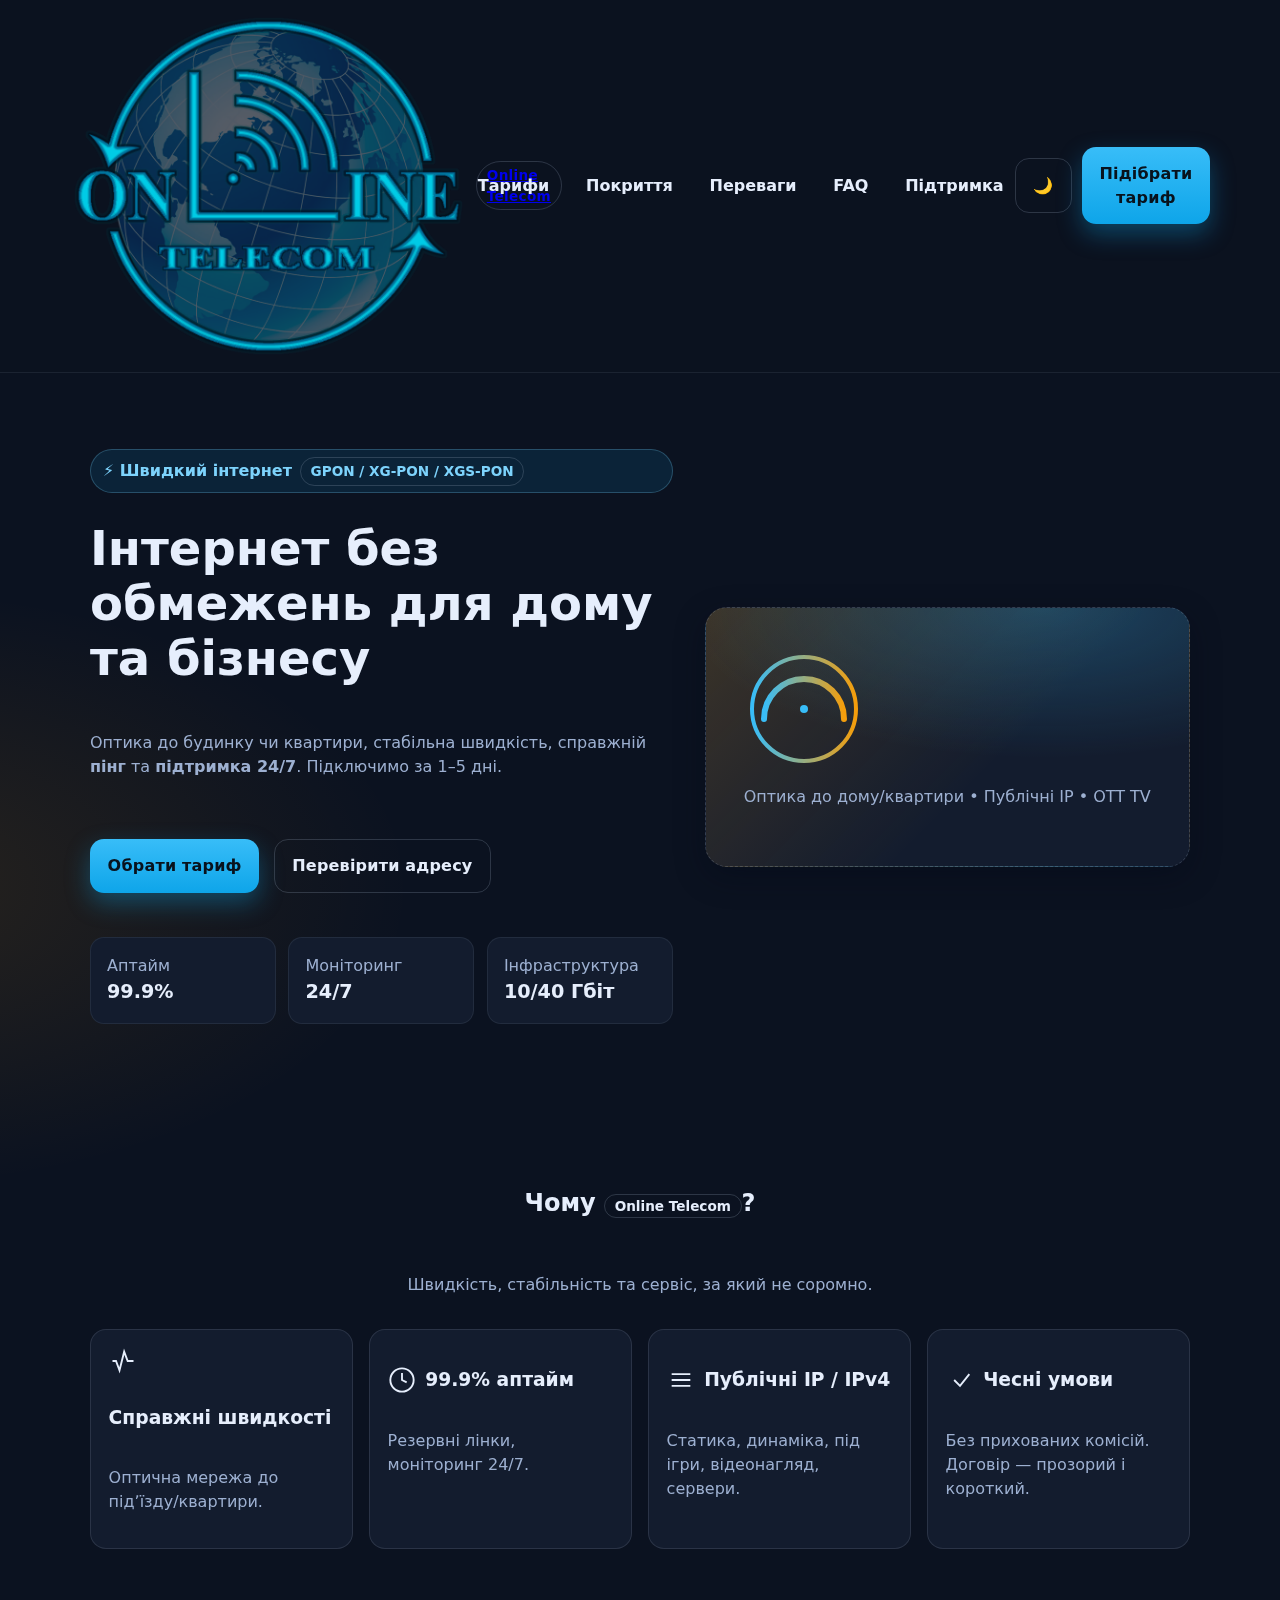
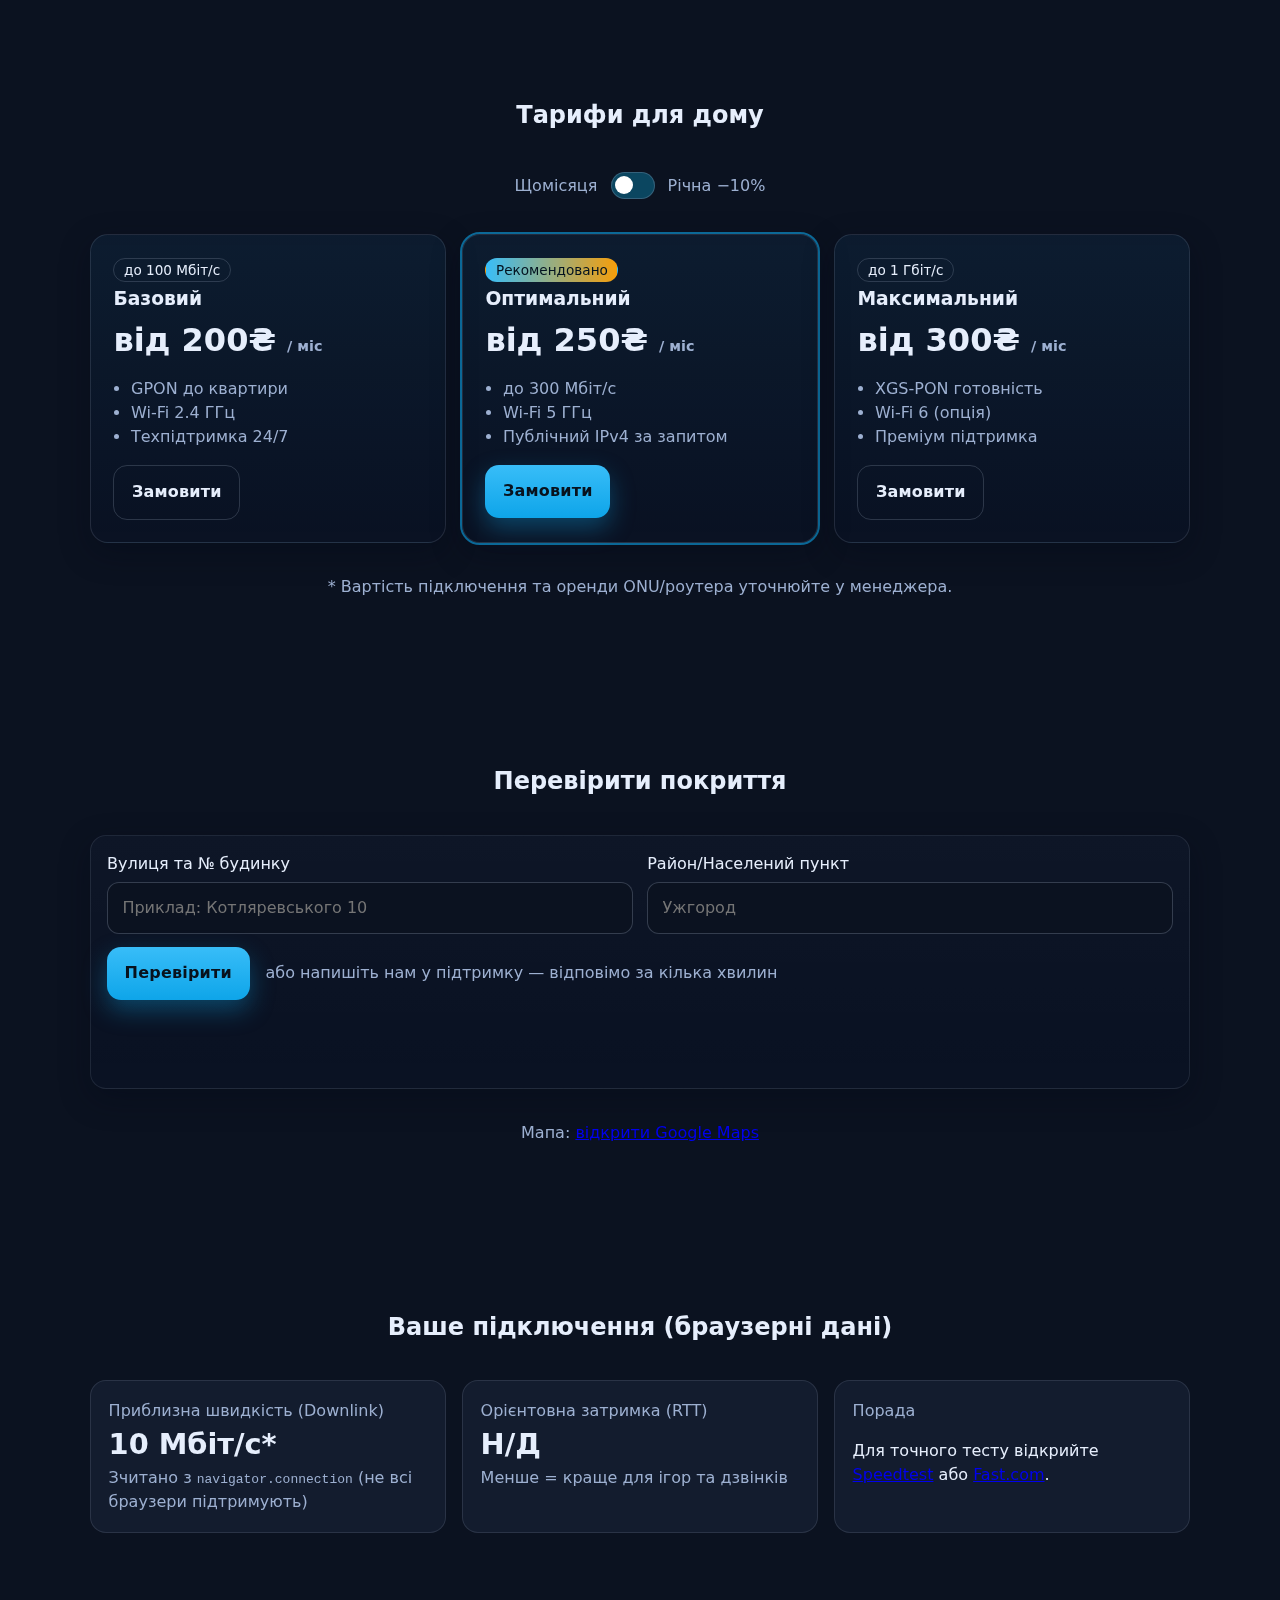
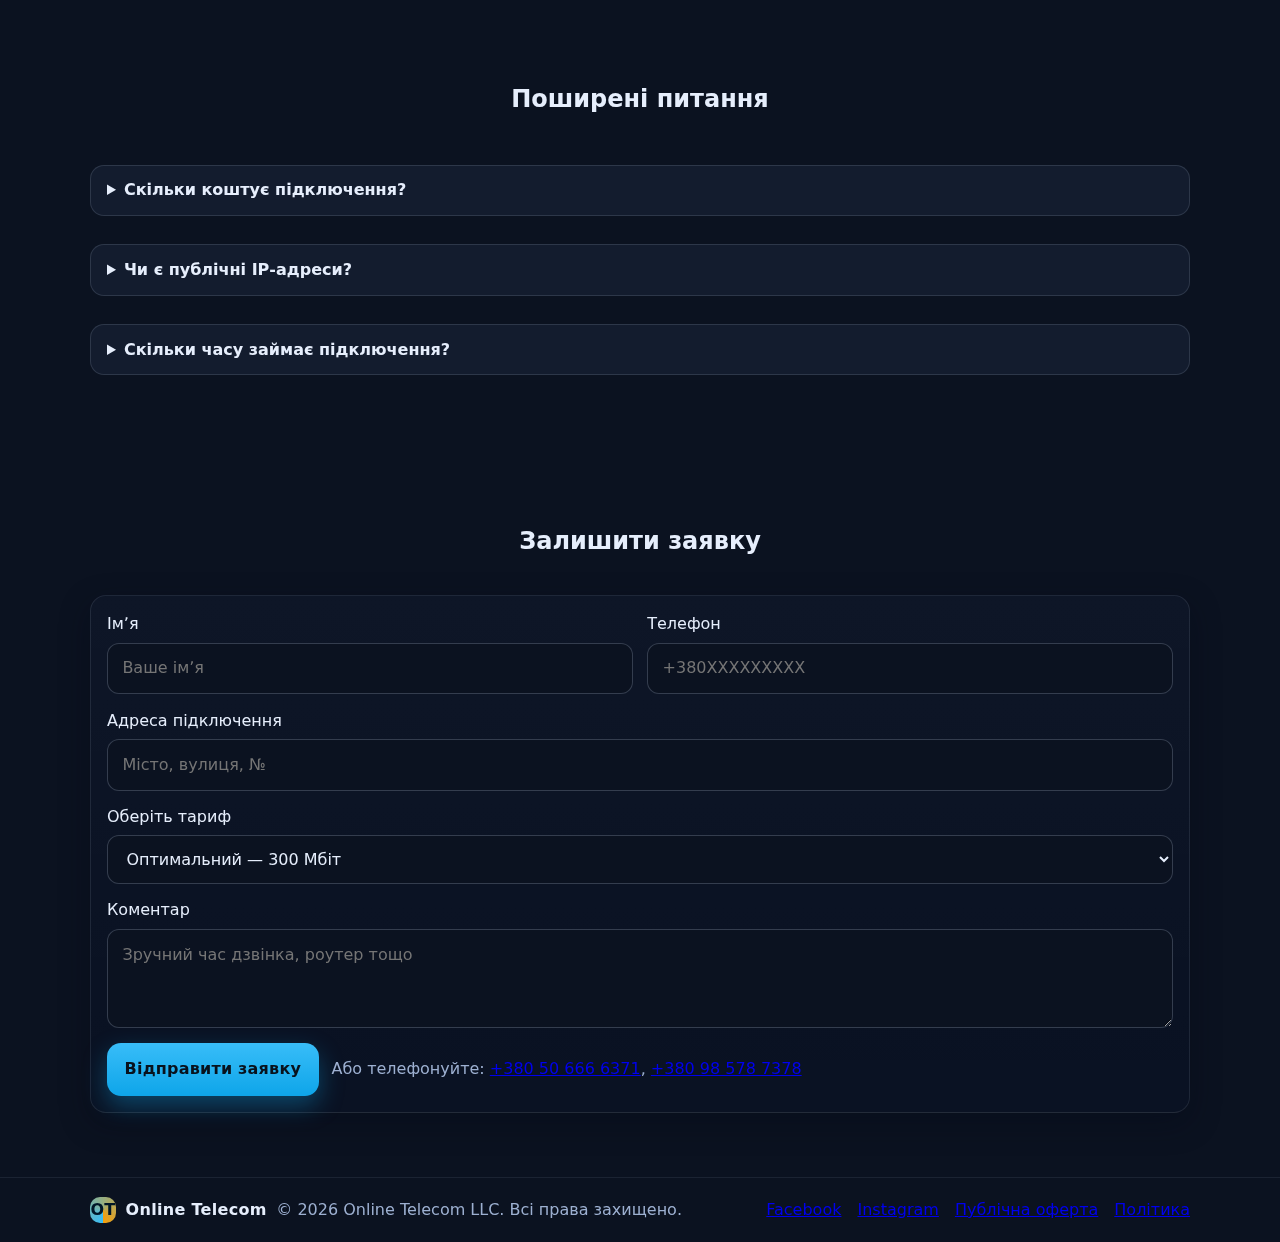
<file: index.html>
<!doctype html>
<html lang="uk">
<head>
  <meta charset="utf-8" />
  <meta name="viewport" content="width=device-width, initial-scale=1" />
  <title>Online Telecom — Інтернет провайдер Ужгород</title>
  <meta name="description" content="Швидкий і стабільний інтернет для дому та бізнесу: GPON/XGS-PON, 24/7 підтримка, вигідні тарифи. Перевіряйте покриття онлайн та замовляйте підключення." />
  <meta property="og:title" content="Online Telecom — Інтернет провайдер" />
  <meta property="og:description" content="Швидкий і стабільний інтернет для дому та бізнесу. GPON/XGS-PON, 24/7 підтримка, вигідні тарифи." />
  <meta property="og:type" content="website" />
  <meta property="og:image" content="/og-image.jpg" />
  <meta name="theme-color" content="#0ea5e9" />
  <link rel="icon" href="data:image/svg+xml,<svg xmlns='http://www.w3.org/2000/svg' viewBox='0 0 100 100'><circle cx='50' cy='50' r='48' fill='%230ea5e9'/><text x='50' y='58' font-size='42' text-anchor='middle' fill='white' font-family='Arial'>OT</text></svg>">
  <link rel="stylesheet" href="css/style.css" />

  <!-- Schema.org -->
  <script type="application/ld+json">
  {
    "@context": "https://schema.org",
    "@type": "LocalBusiness",
    "name": "Online Telecom",
    "alternateName": "Онлайн Телеком",
    "image": "/logo.png",
    "telephone": ["+380 50 666 6371", "+380 98 578 7378"],
    "email": "onlinetelecom.uz.ua@gmail.com",
    "address": {"@type":"PostalAddress","addressLocality":"Ужгород","addressCountry":"UA"},
    "areaServed": "Ужгород та околиці",
    "url": "https://ot.uz.ua/",
    "sameAs": ["https://www.facebook.com/onlinetelecom.uz.ua"]
  }
  </script>
</head>
<body>
  <!-- ===== Хедер ===== -->
  <header>
    <div class="container nav">
      <a class="logo" href="#top" aria-label="Online Telecom">
        <img src="img/logo.svg" alt="Online Telecom" class="logo-img" />
        <span class="badge" title="Місцевий провайдер">Online Telecom</span>
      </a>
      <nav>
        <ul aria-label="Головна навігація">
          <li><a href="#plans">Тарифи</a></li>
          <li><a href="#coverage">Покриття</a></li>
          <li><a href="#features">Переваги</a></li>
          <li><a href="#faq">FAQ</a></li>
          <li><a href="#contact">Підтримка</a></li>
        </ul>
      </nav>
      <div class="nav-actions">
        <button id="themeBtn" class="btn btn-ghost" aria-label="Перемкнути тему">🌙</button>
        <button class="btn btn-primary" onclick="scrollToId('plans')">Підібрати тариф</button>
        <button class="btn btn-ghost menu-btn" id="menuBtn" aria-expanded="false" aria-controls="mobileMenu">Меню ▾</button>
      </div>
    </div>
    <div class="container mobile-menu" id="mobileMenu" hidden>
      <a href="#plans" onclick="closeMenu()">Тарифи</a>
      <a href="#coverage" onclick="closeMenu()">Покриття</a>
      <a href="#features" onclick="closeMenu()">Переваги</a>
      <a href="#faq" onclick="closeMenu()">FAQ</a>
      <a href="#contact" onclick="closeMenu()">Підтримка</a>
    </div>
  </header>

  <main id="top">
    <!-- ===== Герой ===== -->
    <section class="hero">
      <div class="container hero-grid">
        <div class="stack-lg">
          <span class="pill">⚡ Швидкий інтернет <span class="badge">GPON / XG‑PON / XGS‑PON</span></span>
          <h1>Інтернет без обмежень для дому та бізнесу</h1>
          <p>Оптика до будинку чи квартири, стабільна швидкість, справжній <b>пінг</b> та <b>підтримка 24/7</b>. Підключимо за 1–5 дні.</p>
          <div class="cta">
            <button class="btn btn-primary" onclick="scrollToId('plans')">Обрати тариф</button>
            <button class="btn btn-ghost" onclick="scrollToId('coverage')">Перевірити адресу</button>
          </div>
          <div class="stats">
            <div class="stat"><div class="muted">Аптайм</div><b>99.9%</b></div>
            <div class="stat"><div class="muted">Моніторинг</div><b>24/7</b></div>
            <div class="stat"><div class="muted">Інфраструктура</div><b>10/40 Гбіт</b></div>
          </div>
        </div>
        <div class="illustration card">
          <div>
            <svg width="120" height="120" viewBox="0 0 120 120" role="img" aria-label="Іконка мережі"><defs><linearGradient id="g" x1="0" x2="1"><stop offset="0" stop-color="#38bdf8"/><stop offset="1" stop-color="#f59e0b"/></linearGradient></defs><circle cx="60" cy="60" r="52" fill="none" stroke="url(#g)" stroke-width="4"/><circle cx="60" cy="60" r="4" fill="#38bdf8"/><path d="M20,70 A40,40 0 0 1 100,70" fill="none" stroke="url(#g)" stroke-width="6" stroke-linecap="round"/></svg>
            <p class="muted">Оптика до дому/квартири • Публічні IP • OTT TV</p>
          </div>
        </div>
      </div>
    </section>

    <!-- ===== Переваги ===== -->
    <section id="features" class="features">
      <div class="container stack">
        <div class="center stack">
          <h2>Чому <span class="badge">Online&nbsp;Telecom</span>?</h2>
          <p class="muted">Швидкість, стабільність та сервіс, за який не соромно.</p>
        </div>
        <div class="feat-grid">
          <article class="feat">
            <div class="row" style="align-items:center; gap:.6rem">
              <svg viewBox="0 0 24 24" fill="none" stroke="currentColor" stroke-width="1.6"><path d="M3 12h3l3 8 4-16 3 8h5"/></svg>
              <h3>Справжні швидкості</h3>
            </div>
            <p class="muted">Оптична мережа до підʼїзду/квартири.</p>
          </article>
          <article class="feat">
            <div class="row" style="align-items:center; gap:.6rem">
              <svg viewBox="0 0 24 24" fill="none" stroke="currentColor" stroke-width="1.6"><circle cx="12" cy="12" r="10"/><path d="M12 6v6l4 2"/></svg>
              <h3>99.9% аптайм</h3>
            </div>
            <p class="muted">Резервні лінки, моніторинг 24/7.</p>
          </article>
          <article class="feat">
            <div class="row" style="align-items:center; gap:.6rem">
              <svg viewBox="0 0 24 24" fill="none" stroke="currentColor" stroke-width="1.6"><path d="M4 7h16M4 12h16M4 17h16"/></svg>
              <h3>Публічні IP / IPv4</h3>
            </div>
            <p class="muted">Статика, динаміка, під ігри, відеонагляд, сервери.</p>
          </article>
          <article class="feat">
            <div class="row" style="align-items:center; gap:.6rem">
              <svg viewBox="0 0 24 24" fill="none" stroke="currentColor" stroke-width="1.6"><path d="M20 7l-8 10-5-5"/></svg>
              <h3>Чесні умови</h3>
            </div>
            <p class="muted">Без прихованих комісій. Договір — прозорий і короткий.</p>
          </article>
        </div>
      </div>
    </section>

    <!-- ===== Тарифи ===== -->
    <section id="plans" class="plans">
      <div class="container stack">
        <div class="center stack">
          <h2>Тарифи для дому</h2>
          <div class="switcher" title="Перемикач місячної/річної оплати">
            <span class="muted">Щомісяця</span>
            <input type="checkbox" id="billingToggle" aria-label="Річна оплата" />
            <span class="muted">Річна −10%</span>
          </div>
        </div>
        <div class="plan-grid">
          <article class="plan card" data-plan="Базовий 100 Мбіт">
            <span class="badge">до 100 Мбіт/с</span>
            <h3>Базовий</h3>
            <div class="price"><span class="price-value" data-month="200" data-year="2160">від 200₴</span> <small>/ міс</small></div>
            <ul class="muted">
              <li>GPON до квартири</li>
              <li>Wi‑Fi 2.4 ГГц</li>
              <li>Техпідтримка 24/7</li>
            </ul>
            <div class="row" style="margin-top:1rem">
              <button class="btn btn-ghost" onclick="openOrder(this)">Замовити</button>
            </div>
          </article>
          <article class="plan card popular" data-plan="Оптимальний 300 Мбіт">
            <span class="badge" style="border-color:transparent; background:linear-gradient(90deg,#38bdf8,#f59e0b); color:#03121f">Рекомендовано</span>
            <h3>Оптимальний</h3>
            <div class="price"><span class="price-value" data-month="300" data-year="3240">від 250₴</span> <small>/ міс</small></div>
            <ul class="muted">
              <li>до 300 Мбіт/с</li>
              <li>Wi‑Fi 5 ГГц</li>
              <li>Публічний IPv4 за запитом</li>
            </ul>
            <div class="row" style="margin-top:1rem">
              <button class="btn btn-primary" onclick="openOrder(this)">Замовити</button>
            </div>
          </article>
          <article class="plan card" data-plan="Максимальний 1 Гбіт">
            <span class="badge">до 1 Гбіт/с</span>
            <h3>Максимальний</h3>
            <div class="price"><span class="price-value" data-month="450" data-year="4860">від 300₴</span> <small>/ міс</small></div>
            <ul class="muted">
              <li>XGS‑PON готовність</li>
              <li>Wi‑Fi 6 (опція)</li>
              <li>Преміум підтримка</li>
            </ul>
            <div class="row" style="margin-top:1rem">
              <button class="btn btn-ghost" onclick="openOrder(this)">Замовити</button>
            </div>
          </article>
        </div>
        <p class="muted center">* Вартість підключення та оренди ONU/роутера уточнюйте у менеджера.</p>
      </div>
    </section>

    <!-- ===== Покриття ===== -->
    <section id="coverage" class="coverage">
      <div class="container stack">
        <h2 class="center">Перевірити покриття</h2>
        <div class="card" style="padding:1rem">
          <div class="grid-2">
            <label>
              Вулиця та № будинку
              <input id="addr" placeholder="Приклад: Котляревського 10" autocomplete="street-address" />
            </label>
            <label>
              Район/Населений пункт
              <input id="area" placeholder="Ужгород" />
            </label>
          </div>
          <div class="row" style="margin-top:.8rem; align-items:center">
            <button class="btn btn-primary" onclick="checkCoverage()">Перевірити</button>
            <span class="muted">або напишіть нам у підтримку — відповімо за кілька хвилин</span>
          </div>
          <div id="coverageResult" class="result stack" style="margin-top:1rem"></div>
        </div>
        <p class="muted center">Мапа: <a href="https://maps.google.com" target="_blank" rel="noopener">відкрити Google Maps</a></p>
      </div>
    </section>

    <!-- ===== Speed / Network Info ===== -->
    <section class="speed">
      <div class="container stack">
        <h2 class="center">Ваше підключення (браузерні дані)</h2>
        <div class="meter">
          <div class="box">
            <div class="muted">Приблизна швидкість (Downlink)</div>
            <div style="font-size:1.8rem; font-weight:800" id="downlink">—</div>
            <div class="muted">Зчитано з <code>navigator.connection</code> (не всі браузери підтримують)</div>
          </div>
          <div class="box">
            <div class="muted">Орієнтовна затримка (RTT)</div>
            <div style="font-size:1.8rem; font-weight:800" id="rtt">—</div>
            <div class="muted">Менше = краще для ігор та дзвінків</div>
          </div>
          <div class="box">
            <div class="muted">Порада</div>
            <p>Для точного тесту відкрийте <a href="https://www.speedtest.net/" target="_blank" rel="noopener">Speedtest</a> або <a href="https://fast.com/" target="_blank" rel="noopener">Fast.com</a>.</p>
          </div>
        </div>
      </div>
    </section>

    <!-- ===== FAQ ===== -->
    <section id="faq" class="faq">
      <div class="container stack-lg">
        <h2 class="center">Поширені питання</h2>
        <details>
          <summary>Скільки коштує підключення?</summary>
          <p>Від 0 до 1000₴ — залежно від будинку, наявності розводки та обраного обладнання. Точну суму назве майстер після безкоштовного огляду.</p>
        </details>
        <details>
          <summary>Чи є публічні IP‑адреси?</summary>
          <p>Так. Cтатична IPv4 — за запитом.</p>
        </details>
        <details>
          <summary>Скільки часу займає підключення?</summary>
          <p>Зазвичай 1–5 робочі дні після заявки.</p>
        </details>
      </div>
    </section>

    <!-- ===== Форма ===== -->
    <section id="contact" class="form">
      <div class="container stack">
        <h2 class="center">Залишити заявку</h2>
        <div class="card" style="padding:1rem">
          <form id="leadForm" onsubmit="submitLead(event)">
            <div class="grid-2">
              <label>Імʼя <input name="name" required placeholder="Ваше імʼя" maxlength="25" /></label>
              <label>Телефон <input name="phone" required placeholder="+380XXXXXXXXX" pattern="\+?\d{10,13}" maxlength="20" /></label>
            </div>
            <label>Адреса підключення <input name="address" required placeholder="Місто, вулиця, №" maxlength="150" /></label>
            <label>Оберіть тариф
              <select name="plan">
                <option value="Базовий 100 Мбіт">Базовий — 100 Мбіт</option>
                <option value="Оптимальний 300 Мбіт" selected>Оптимальний — 300 Мбіт</option>
                <option value="Максимальний 1 Гбіт">Максимальний — 1 Гбіт</option>
              </select>
            </label>
            <label>Коментар <textarea name="comment" rows="3" placeholder="Зручний час дзвінка, роутер тощо" maxlength="3000"></textarea></label>
            <div class="row" style="align-items:center; gap:.8rem">
              <button class="btn btn-primary" type="submit">Відправити заявку</button>
              <span class="muted">Або телефонуйте: <a href="tel:+380506666371">+380 50 666 6371</a>, <a href="tel:+380985787378">+380 98 578 7378</a></span>
            </div>
          </form>
        </div>
      </div>
    </section>
  </main>

  <footer>
    <div class="container foot">
      <div class="row" style="gap:.6rem; align-items:center">
        <span class="logo"><span class="mark" style="width:26px;height:26px">OT</span> Online&nbsp;Telecom</span>
        <span class="muted">© <span id="year"></span> Online Telecom LLC. Всі права захищено.</span>
      </div>
      <div class="row muted" style="gap:1rem">
        <a href="https://www.facebook.com/onlinetelecom.uz.ua" target="_blank" aria-label="Facebook">Facebook</a>
        <a href="#" aria-label="Instagram">Instagram</a>
        <a href="pages/oferta.html" aria-label="Документи">Публічна оферта</a>
        <a href="#" aria-label="Політика конфіденційності">Політика</a>
      </div>
    </div>
  </footer>

  <!-- ===== Модальне вікно Замовлення ===== -->
  <dialog id="orderModal">
    <form method="dialog" class="stack" style="padding:1rem">
      <h3>Замовлення тарифу</h3>
      <p class="muted">Ви обрали: <b id="modalPlan">—</b></p>
      <div class="row" style="justify-content:flex-end; gap:.6rem">
        <button class="btn btn-ghost" value="cancel">Скасувати</button>
        <button class="btn btn-primary" value="ok" onclick="prefillPlan()">Заповнити форму</button>
      </div>
    </form>
  </dialog>

  <script src="js/main.js"></script>
</body>
</html>
</file>
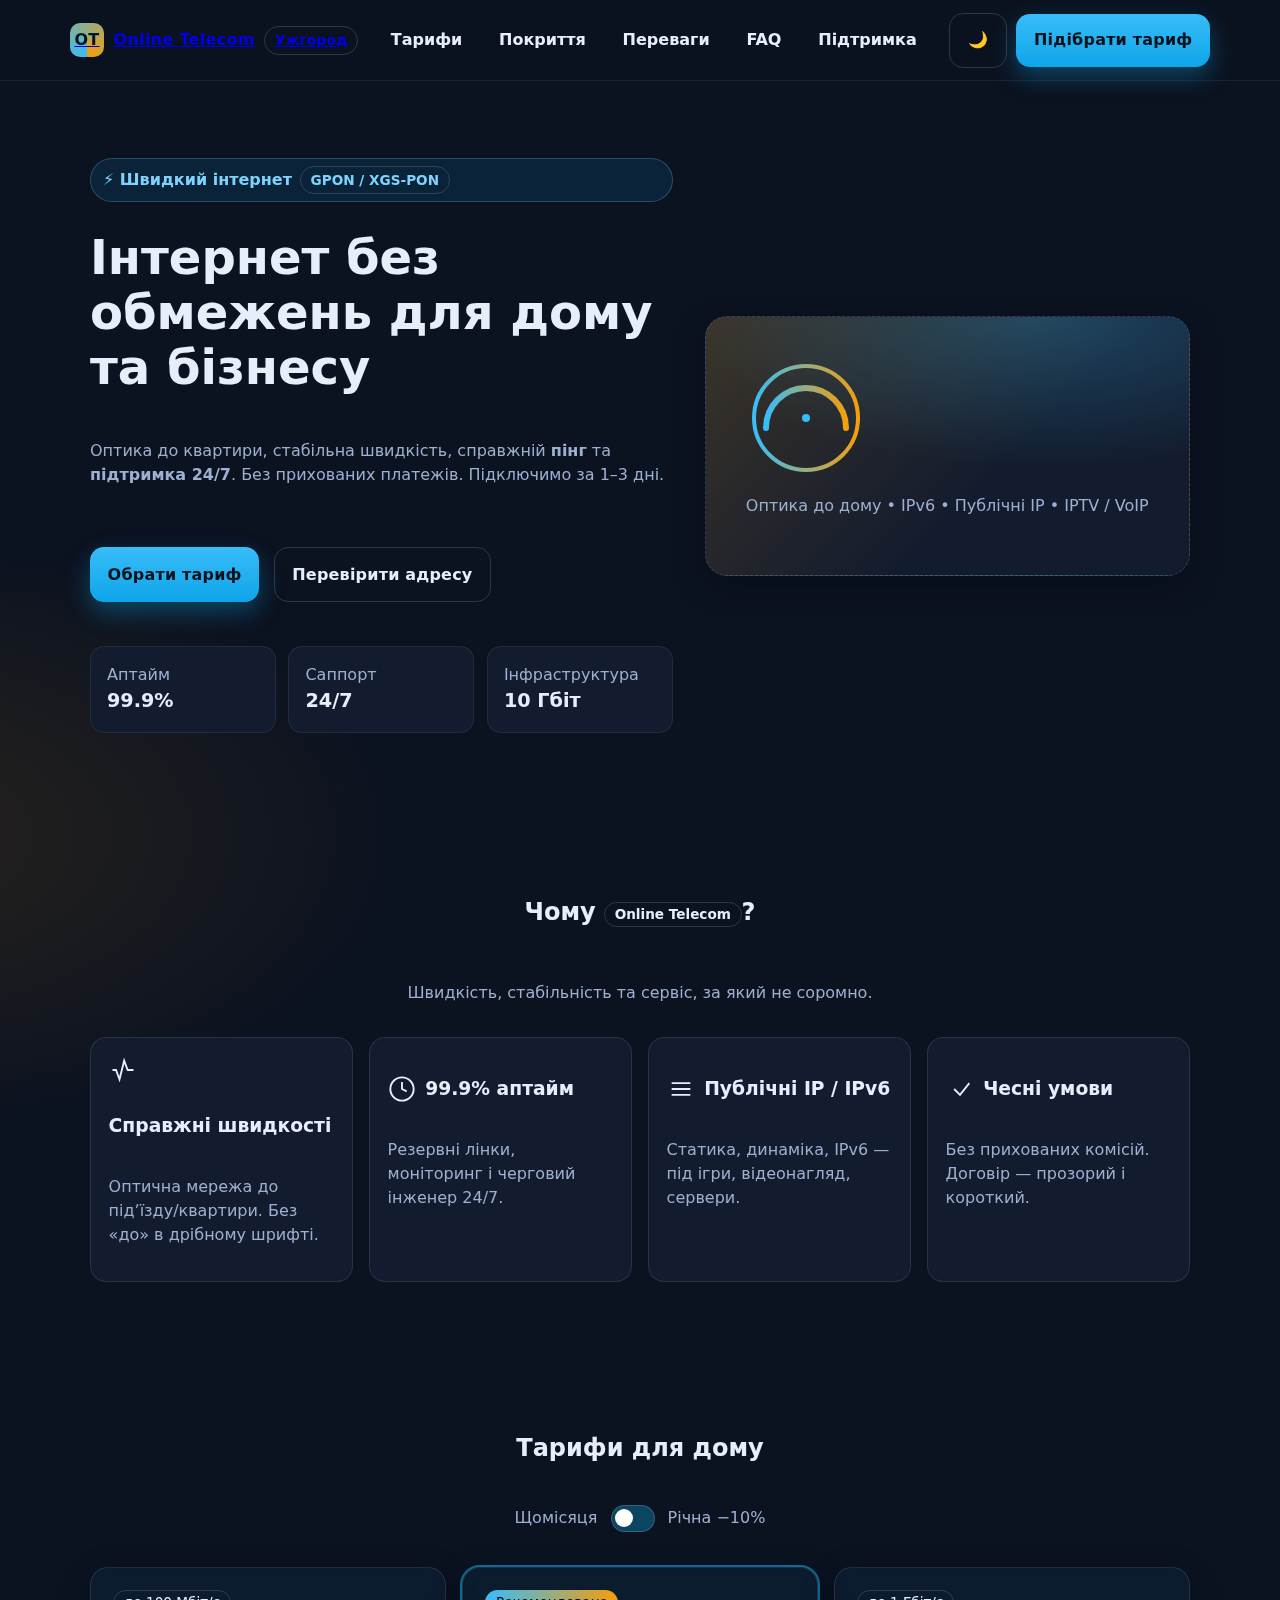
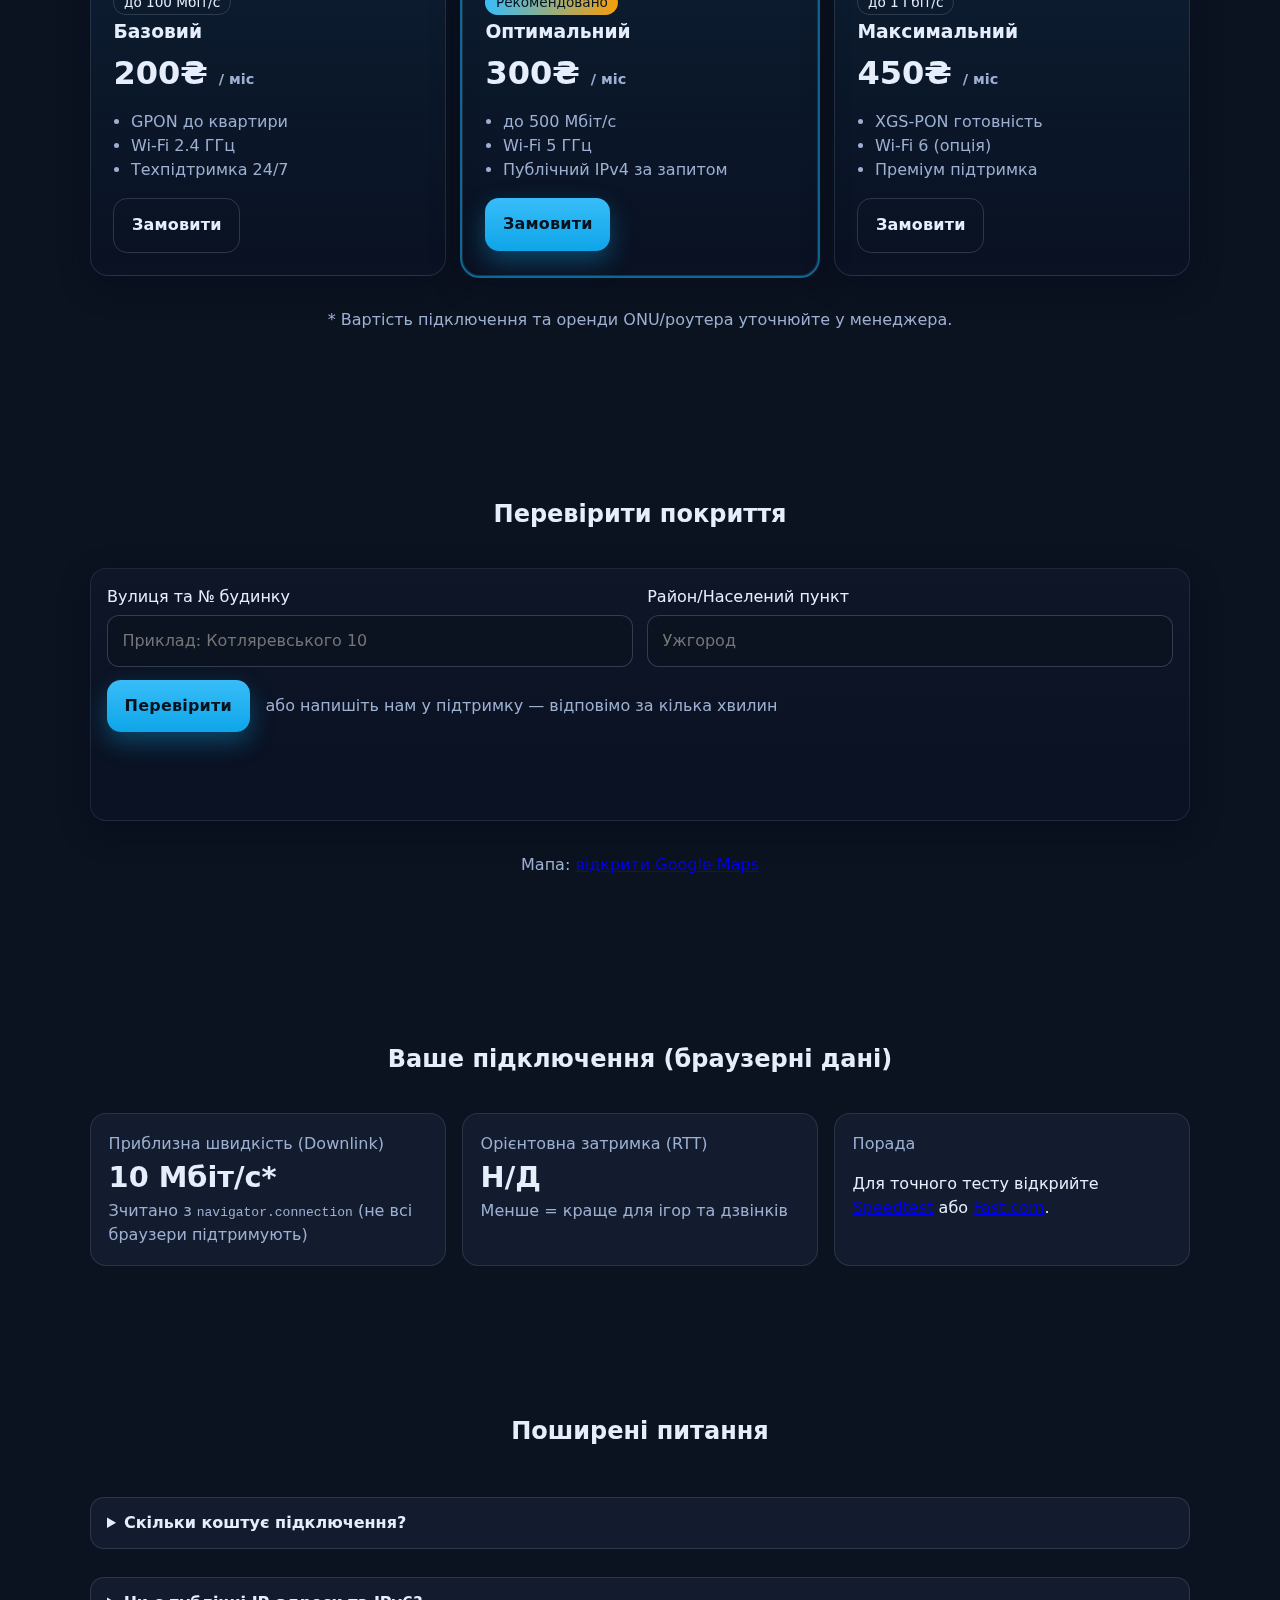
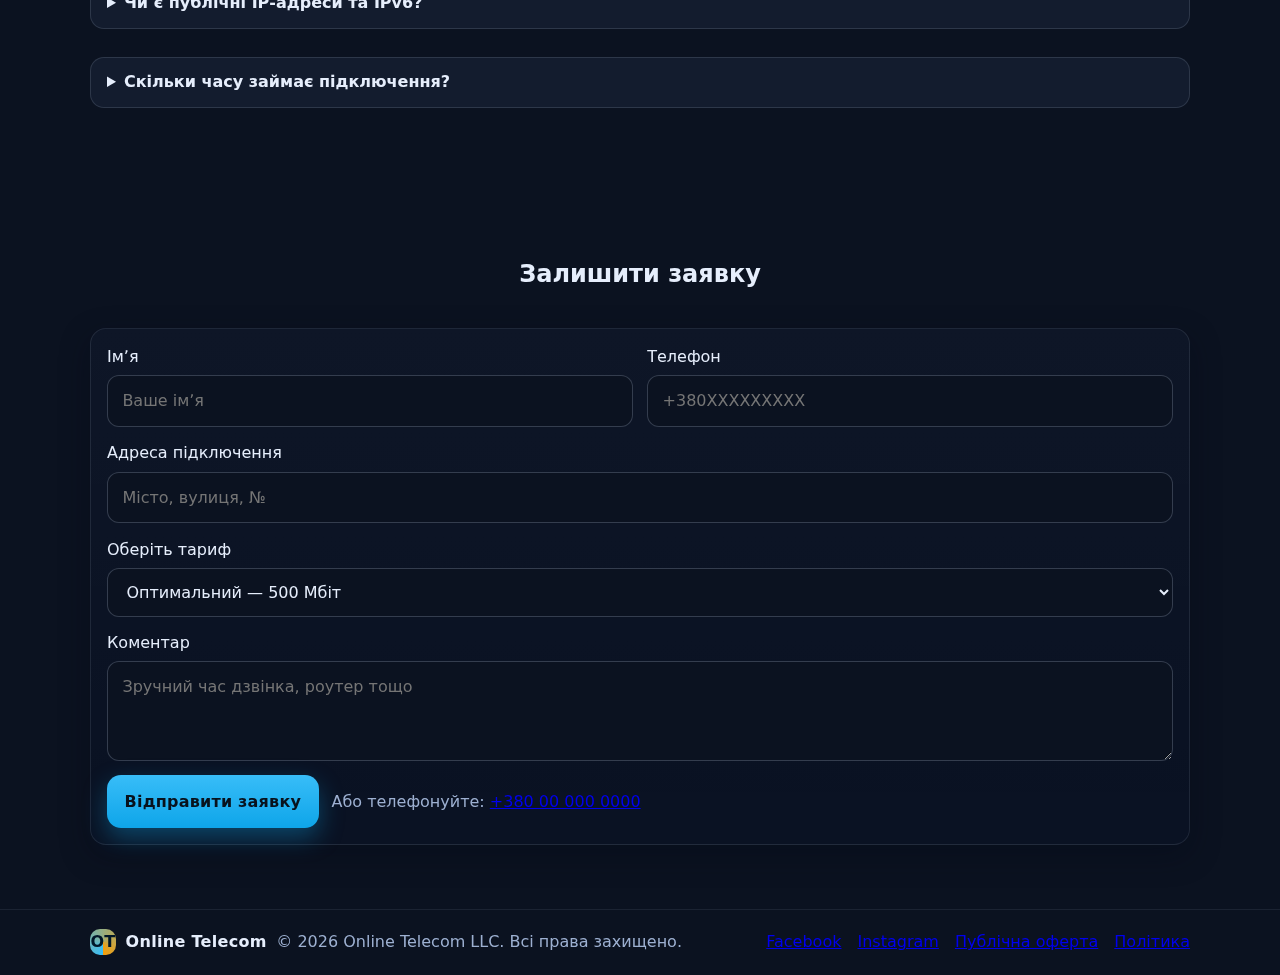
<file: index_back.html>
<!doctype html>
<html lang="uk">
<head>
  <meta charset="utf-8" />
  <meta name="viewport" content="width=device-width, initial-scale=1" />
  <title>Online Telecom — Інтернет провайдер Ужгород</title>
  <meta name="description" content="Швидкий і стабільний інтернет для дому та бізнесу: GPON/XGS-PON, 24/7 підтримка, вигідні тарифи. Перевіряйте покриття онлайн та замовляйте підключення." />
  <meta property="og:title" content="Online Telecom — Інтернет провайдер" />
  <meta property="og:description" content="Швидкий і стабільний інтернет для дому та бізнесу. GPON/XGS-PON, 24/7 підтримка, вигідні тарифи." />
  <meta property="og:type" content="website" />
  <meta property="og:image" content="/og-image.jpg" />
  <meta name="theme-color" content="#0ea5e9" />
  <link rel="icon" href="data:image/svg+xml,<svg xmlns='http://www.w3.org/2000/svg' viewBox='0 0 100 100'><circle cx='50' cy='50' r='48' fill='%230ea5e9'/><text x='50' y='58' font-size='42' text-anchor='middle' fill='white' font-family='Arial'>OT</text></svg>"> 
  
  <style>
    /* ===== CSS RESET (мʼякий) ===== */
    *,*::before,*::after{box-sizing:border-box}
    html,body{margin:0;padding:0}
    img,svg,video{display:block;max-width:100%;height:auto}
    button,input,select,textarea{font:inherit}
    :root{
      --bg: #0b1220;           /* тло теми */
      --bg-soft: #0f172a;      /* секції */
      --bg-raised:#131c2e;     /* картки */
      --text: #e6eefc;         /* текст */
      --muted:#9db0d1;         /* вторинний */
      --brand:#0ea5e9;         /* блакитний */
      --accent:#f59e0b;        /* жовтий */
      --ok:#10b981;            /* зелений */
      --danger:#ef4444;        /* червоний */
      --shadow: 0 10px 30px rgba(2,8,23,.35);
      --radius: 16px;
      --radius-lg: 22px;
      --container: 1140px;
    }
    :root.light{
      --bg:#f6f8fc; --bg-soft:#ffffff; --bg-raised:#ffffff; 
      --text:#0b1220; --muted:#475569; --shadow: 0 10px 24px rgba(2,8,23,.08);
    }
    body{font-family: system-ui, -apple-system, Segoe UI, Roboto, Inter, Arial, sans-serif; color:var(--text); background: radial-gradient(1200px 600px at 80% -10%, rgba(14,165,233,.18), transparent 60%), radial-gradient(900px 500px at -10% 20%, rgba(245,158,11,.12), transparent 60%), var(--bg); line-height:1.5}

    /* ===== Утиліти ===== */
    .container{max-width:var(--container); margin-inline:auto; padding-inline:20px}
    .stack{display:grid; gap:1rem}
    .stack-lg{display:grid; gap:1.75rem}
    .row{display:flex; gap:1rem; flex-wrap:wrap}
    .center{text-align:center}
    .muted{color:var(--muted)}
    .pill{padding:.4rem .75rem; border-radius:9999px; font-weight:600; display:inline-flex; align-items:center; gap:.5rem; background:rgba(14,165,233,.12); color:#7dd3fc; border:1px solid rgba(125,211,252,.25)}
    .card{background:linear-gradient(180deg, rgba(255,255,255,.02), rgba(255,255,255,.00)); backdrop-filter:saturate(120%) blur(8px); border:1px solid rgba(148,163,184,.15); border-radius:var(--radius); box-shadow:var(--shadow)}
    .shadow{box-shadow:var(--shadow)}
    .badge{border:1px solid rgba(148,163,184,.25); border-radius:999px; padding:.2rem .6rem; font-size:.85rem}

    /* ===== Кнопки ===== */
    .btn{appearance:none; border:0; border-radius:14px; padding:.9rem 1.1rem; font-weight:700; letter-spacing:.2px; cursor:pointer; transition:transform .04s ease, box-shadow .2s ease, background .2s ease; display:inline-flex; align-items:center; gap:.6rem}
    .btn:active{transform:translateY(1px)}
    .btn-primary{background:linear-gradient(180deg, #38bdf8, #0ea5e9); color:#08121d; box-shadow:0 10px 24px rgba(14,165,233,.35)}
    .btn-primary:hover{filter:brightness(1.06)}
    .btn-ghost{background:transparent; color:var(--text); border:1px solid rgba(148,163,184,.25)}

    /* ===== Хедер ===== */
    header{position:sticky; top:0; z-index:50; background:rgba(11,18,32,.6); backdrop-filter: blur(6px); border-bottom:1px solid rgba(148,163,184,.12)}
    .nav{display:flex; align-items:center; justify-content:space-between; padding:.8rem 0}
    .logo{display:flex; align-items:center; gap:.6rem; font-weight:900; letter-spacing:.3px}
    .logo .mark{width:34px; height:34px; display:grid; place-items:center; border-radius:10px; background:conic-gradient(from 180deg at 50% 50%, #38bdf8, #f59e0b); color:#001628; font-weight:900}
    nav ul{display:flex; gap:.9rem; list-style:none; margin:0; padding:0}
    nav a{color:var(--text); text-decoration:none; padding:.5rem .7rem; border-radius:10px; font-weight:600}
    nav a:hover{background:rgba(148,163,184,.12)}
    .nav-actions{display:flex; align-items:center; gap:.6rem}
    .menu-btn{display:none}

    @media (max-width: 900px){
      nav ul{display:none}
      .menu-btn{display:inline-flex}
      .mobile-menu{display:none; position:fixed; inset:60px 10px auto 10px; background:var(--bg-soft); border:1px solid rgba(148,163,184,.2); border-radius:16px; padding:10px}
      .mobile-menu a{display:block; padding:.8rem 1rem; border-radius:10px}
      .mobile-menu a:hover{background:rgba(148,163,184,.12)}
    }

    /* ===== Герой ===== */
    .hero{padding: clamp(2rem, 6vw, 5rem) 0}
    .hero-grid{display:grid; grid-template-columns: 1.2fr 1fr; gap:2rem; align-items:center}
    .hero h1{font-size: clamp(1.8rem, 3.8vw, 3rem); line-height:1.15; margin:0}
    .hero p{font-size: clamp(1rem, 1.2vw, 1.1rem); color:var(--muted)}
    .hero .cta{display:flex; gap:.9rem; flex-wrap:wrap; margin-top:1rem}
    .glass{border:1px solid rgba(148,163,184,.2); background:linear-gradient(180deg, rgba(255,255,255,.06), rgba(255,255,255,.02)); border-radius:var(--radius-lg); padding:1rem}
    .stats{display:grid; grid-template-columns:repeat(3, 1fr); gap:.8rem; margin-top:1rem}
    .stat{padding:1rem; border-radius:14px; background:var(--bg-raised); border:1px solid rgba(148,163,184,.12)}
    .stat b{font-size:1.2rem}
    .illustration{min-height:260px; border-radius:var(--radius-lg); background: radial-gradient(600px 250px at 70% 0%, rgba(56,189,248,.25), transparent 60%), linear-gradient(135deg, rgba(245,158,11,.18), transparent 60%), var(--bg-raised); border:1px dashed rgba(148,163,184,.25); display:grid; place-items:center; text-align:center; padding:1rem}

    @media (max-width: 900px){
      .hero-grid{grid-template-columns: 1fr}
    }

    /* ===== Переваги ===== */
    .features{padding: clamp(2rem, 5vw, 4rem) 0}
    .feat-grid{display:grid; grid-template-columns: repeat(4, 1fr); gap:1rem}
    .feat{padding:1.1rem; border:1px solid rgba(148,163,184,.18); border-radius:16px; background:var(--bg-raised)}
    .feat svg{width:28px; height:28px}
    @media (max-width: 1000px){ .feat-grid{grid-template-columns: repeat(2, 1fr)} }
    @media (max-width: 560px){ .feat-grid{grid-template-columns: 1fr} }

    /* ===== Тарифи ===== */
    .plans{padding: clamp(2rem, 5vw, 4rem) 0}
    .plan-grid{display:grid; grid-template-columns: repeat(3, 1fr); gap:1rem}
    .plan{padding:1.4rem; border:1px solid rgba(148,163,184,.18); border-radius:18px; background:linear-gradient(180deg, rgba(56,189,248,.06), rgba(56,189,248,0)); position:relative}
    .plan.popular{outline:2px solid rgba(14,165,233,.6)}
    .plan h3{margin:.2rem 0}
    .price{font-size:2rem; font-weight:900}
    .price small{font-size:.9rem; font-weight:600; color:var(--muted)}
    .plan ul{margin:.8rem 0 0; padding-left:1.1rem}
    .switcher{display:flex; gap:.6rem; align-items:center; justify-content:center; margin-bottom:1rem}
    .switcher input{appearance:none; width:44px; height:24px; background:#0b4660; border-radius:999px; position:relative; outline:none; cursor:pointer}
    .switcher input::after{content:""; position:absolute; inset:3px; width:18px; height:18px; border-radius:999px; background:white; transform:translateX(0); transition:transform .2s ease}
    .switcher input:checked{background:#0ea5e9}
    .switcher input:checked::after{transform:translateX(20px)}
    @media (max-width: 1000px){ .plan-grid{grid-template-columns: 1fr} }

    /* ===== Покриття ===== */
    .coverage{padding: clamp(2rem, 5vw, 4rem) 0}
    .coverage .result{min-height:56px}
    .tag{display:inline-flex; gap:.4rem; align-items:center; padding:.35rem .6rem; border-radius:999px; border:1px solid rgba(148,163,184,.2)}

    /* ===== Speed ===== */
    .speed{padding: clamp(2rem, 5vw, 4rem) 0}
    .meter{display:grid; grid-template-columns: repeat(3, 1fr); gap:1rem}
    .meter .box{padding:1.1rem; border-radius:16px; border:1px solid rgba(148,163,184,.18); background:var(--bg-raised)}
    @media (max-width: 800px){ .meter{grid-template-columns: 1fr} }

    /* ===== FAQ ===== */
    .faq{padding: clamp(2rem, 5vw, 4rem) 0}
    details{border:1px solid rgba(148,163,184,.2); border-radius:14px; padding:.8rem 1rem; background:var(--bg-raised)}
    details summary{cursor:pointer; font-weight:700}

    /* ===== Форма ===== */
    .form{padding: clamp(2rem, 5vw, 4rem) 0}
    form{display:grid; gap:.9rem}
    label{display:grid; gap:.4rem}
    input, textarea, select{background:var(--bg); border:1px solid rgba(148,163,184,.3); color:var(--text); border-radius:12px; padding:.8rem .9rem}
    input:focus, textarea:focus, select:focus{outline:2px solid rgba(14,165,233,.5)}
    .grid-2{display:grid; gap:.9rem; grid-template-columns: 1fr 1fr}
    @media (max-width: 680px){ .grid-2{grid-template-columns: 1fr} }

    /* ===== Футер ===== */
    footer{padding:1.2rem 0; border-top:1px solid rgba(148,163,184,.12)}
    footer .foot{display:flex; gap:1rem; justify-content:space-between; align-items:center; flex-wrap:wrap}

    /* ===== Модалка ===== */
    dialog{border:1px solid rgba(148,163,184,.25); border-radius:18px; background:var(--bg-soft); color:var(--text); box-shadow:var(--shadow); max-width:560px}
    dialog::backdrop{background:rgba(2,8,23,.5)}
  </style>

  <!-- Schema.org -->
  <script type="application/ld+json">
  {
    "@context": "https://schema.org",
    "@type": "LocalBusiness",
    "name": "Online Telecom",
    "image": "/logo.png",
    "telephone": "+380-00-000-0000",
    "email": "support@onlinetelecom.uz.ua",
    "address": {"@type":"PostalAddress","addressLocality":"Ужгород","addressCountry":"UA"},
    "areaServed": "Ужгород та околиці",
    "url": "https://ot.example/",
    "sameAs": ["https://www.facebook.com/onlinetelecom.uz.ua"]
  }
  </script>
</head>
<body>
  <!-- ===== Хедер ===== -->
  <header>
    <div class="container nav">
      <a class="logo" href="#top" aria-label="Online Telecom">
        <span class="mark">OT</span>
        <span>Online&nbsp;Telecom</span>
        <span class="badge" title="Місцевий провайдер">Ужгород</span>
      </a>
      <nav>
        <ul aria-label="Головна навігація">
          <li><a href="#plans">Тарифи</a></li>
          <li><a href="#coverage">Покриття</a></li>
          <li><a href="#features">Переваги</a></li>
          <li><a href="#faq">FAQ</a></li>
          <li><a href="#contact">Підтримка</a></li>
        </ul>
      </nav>
      <div class="nav-actions">
        <button id="themeBtn" class="btn btn-ghost" aria-label="Перемкнути тему">🌙</button>
        <button class="btn btn-primary" onclick="scrollToId('plans')">Підібрати тариф</button>
        <button class="btn btn-ghost menu-btn" id="menuBtn" aria-expanded="false" aria-controls="mobileMenu">Меню ▾</button>
      </div>
    </div>
    <div class="container mobile-menu" id="mobileMenu" hidden>
      <a href="#plans" onclick="closeMenu()">Тарифи</a>
      <a href="#coverage" onclick="closeMenu()">Покриття</a>
      <a href="#features" onclick="closeMenu()">Переваги</a>
      <a href="#faq" onclick="closeMenu()">FAQ</a>
      <a href="#contact" onclick="closeMenu()">Підтримка</a>
    </div>
  </header>

  <main id="top">
    <!-- ===== Герой ===== -->
    <section class="hero">
      <div class="container hero-grid">
        <div class="stack-lg">
          <span class="pill">⚡ Швидкий інтернет <span class="badge">GPON / XGS‑PON</span></span>
          <h1>Інтернет без обмежень для дому та бізнесу</h1>
          <p>Оптика до квартири, стабільна швидкість, справжній <b>пінг</b> та <b>підтримка 24/7</b>. Без прихованих платежів. Підключимо за 1–3 дні.</p>
          <div class="cta">
            <button class="btn btn-primary" onclick="scrollToId('plans')">Обрати тариф</button>
            <button class="btn btn-ghost" onclick="scrollToId('coverage')">Перевірити адресу</button>
          </div>
          <div class="stats">
            <div class="stat"><div class="muted">Аптайм</div><b>99.9%</b></div>
            <div class="stat"><div class="muted">Саппорт</div><b>24/7</b></div>
            <div class="stat"><div class="muted">Інфраструктура</div><b>10 Гбіт</b></div>
          </div>
        </div>
        <div class="illustration card">
          <div>
            <svg width="120" height="120" viewBox="0 0 120 120" role="img" aria-label="Іконка мережі"><defs><linearGradient id="g" x1="0" x2="1"><stop offset="0" stop-color="#38bdf8"/><stop offset="1" stop-color="#f59e0b"/></linearGradient></defs><circle cx="60" cy="60" r="52" fill="none" stroke="url(#g)" stroke-width="4"/><circle cx="60" cy="60" r="4" fill="#38bdf8"/><path d="M20,70 A40,40 0 0 1 100,70" fill="none" stroke="url(#g)" stroke-width="6" stroke-linecap="round"/></svg>
            <p class="muted">Оптика до дому • IPv6 • Публічні IP • IPTV / VoIP</p>
          </div>
        </div>
      </div>
    </section>

    <!-- ===== Переваги ===== -->
    <section id="features" class="features">
      <div class="container stack">
        <div class="center stack">
          <h2>Чому <span class="badge">Online&nbsp;Telecom</span>?</h2>
          <p class="muted">Швидкість, стабільність та сервіс, за який не соромно.</p>
        </div>
        <div class="feat-grid">
          <article class="feat">
            <div class="row" style="align-items:center; gap:.6rem">
              <svg viewBox="0 0 24 24" fill="none" stroke="currentColor" stroke-width="1.6"><path d="M3 12h3l3 8 4-16 3 8h5"/></svg>
              <h3>Справжні швидкості</h3>
            </div>
            <p class="muted">Оптична мережа до підʼїзду/квартири. Без «до» в дрібному шрифті.</p>
          </article>
          <article class="feat">
            <div class="row" style="align-items:center; gap:.6rem">
              <svg viewBox="0 0 24 24" fill="none" stroke="currentColor" stroke-width="1.6"><circle cx="12" cy="12" r="10"/><path d="M12 6v6l4 2"/></svg>
              <h3>99.9% аптайм</h3>
            </div>
            <p class="muted">Резервні лінки, моніторинг і черговий інженер 24/7.</p>
          </article>
          <article class="feat">
            <div class="row" style="align-items:center; gap:.6rem">
              <svg viewBox="0 0 24 24" fill="none" stroke="currentColor" stroke-width="1.6"><path d="M4 7h16M4 12h16M4 17h16"/></svg>
              <h3>Публічні IP / IPv6</h3>
            </div>
            <p class="muted">Статика, динаміка, IPv6 — під ігри, відеонагляд, сервери.</p>
          </article>
          <article class="feat">
            <div class="row" style="align-items:center; gap:.6rem">
              <svg viewBox="0 0 24 24" fill="none" stroke="currentColor" stroke-width="1.6"><path d="M20 7l-8 10-5-5"/></svg>
              <h3>Чесні умови</h3>
            </div>
            <p class="muted">Без прихованих комісій. Договір — прозорий і короткий.</p>
          </article>
        </div>
      </div>
    </section>

    <!-- ===== Тарифи ===== -->
    <section id="plans" class="plans">
      <div class="container stack">
        <div class="center stack">
          <h2>Тарифи для дому</h2>
          <div class="switcher" title="Перемикач місячної/річної оплати">
            <span class="muted">Щомісяця</span>
            <input type="checkbox" id="billingToggle" aria-label="Річна оплата" />
            <span class="muted">Річна −10%</span>
          </div>
        </div>
        <div class="plan-grid">
          <article class="plan card" data-plan="Базовий 100 Мбіт">
            <span class="badge">до 100 Мбіт/с</span>
            <h3>Базовий</h3>
            <div class="price"><span class="price-value" data-month="200" data-year="2160">200₴</span> <small>/ міс</small></div>
            <ul class="muted">
              <li>GPON до квартири</li>
              <li>Wi‑Fi 2.4 ГГц</li>
              <li>Техпідтримка 24/7</li>
            </ul>
            <div class="row" style="margin-top:1rem">
              <button class="btn btn-ghost" onclick="openOrder(this)">Замовити</button>
            </div>
          </article>
          <article class="plan card popular" data-plan="Оптимальний 500 Мбіт">
            <span class="badge" style="border-color:transparent; background:linear-gradient(90deg,#38bdf8,#f59e0b); color:#03121f">Рекомендовано</span>
            <h3>Оптимальний</h3>
            <div class="price"><span class="price-value" data-month="300" data-year="3240">300₴</span> <small>/ міс</small></div>
            <ul class="muted">
              <li>до 500 Мбіт/с</li>
              <li>Wi‑Fi 5 ГГц</li>
              <li>Публічний IPv4 за запитом</li>
            </ul>
            <div class="row" style="margin-top:1rem">
              <button class="btn btn-primary" onclick="openOrder(this)">Замовити</button>
            </div>
          </article>
          <article class="plan card" data-plan="Максимальний 1 Гбіт">
            <span class="badge">до 1 Гбіт/с</span>
            <h3>Максимальний</h3>
            <div class="price"><span class="price-value" data-month="450" data-year="4860">450₴</span> <small>/ міс</small></div>
            <ul class="muted">
              <li>XGS‑PON готовність</li>
              <li>Wi‑Fi 6 (опція)</li>
              <li>Преміум підтримка</li>
            </ul>
            <div class="row" style="margin-top:1rem">
              <button class="btn btn-ghost" onclick="openOrder(this)">Замовити</button>
            </div>
          </article>
        </div>
        <p class="muted center">* Вартість підключення та оренди ONU/роутера уточнюйте у менеджера.</p>
      </div>
    </section>

    <!-- ===== Покриття ===== -->
    <section id="coverage" class="coverage">
      <div class="container stack">
        <h2 class="center">Перевірити покриття</h2>
        <div class="card" style="padding:1rem">
          <div class="grid-2">
            <label>
              Вулиця та № будинку
              <input id="addr" placeholder="Приклад: Котляревського 10" autocomplete="street-address" />
            </label>
            <label>
              Район/Населений пункт
              <input id="area" placeholder="Ужгород" />
            </label>
          </div>
          <div class="row" style="margin-top:.8rem; align-items:center">
            <button class="btn btn-primary" onclick="checkCoverage()">Перевірити</button>
            <span class="muted">або напишіть нам у підтримку — відповімо за кілька хвилин</span>
          </div>
          <div id="coverageResult" class="result stack" style="margin-top:1rem"></div>
        </div>
        <p class="muted center">Мапа: <a href="https://maps.google.com" target="_blank" rel="noopener">відкрити Google Maps</a></p>
      </div>
    </section>

    <!-- ===== Speed / Network Info ===== -->
    <section class="speed">
      <div class="container stack">
        <h2 class="center">Ваше підключення (браузерні дані)</h2>
        <div class="meter">
          <div class="box">
            <div class="muted">Приблизна швидкість (Downlink)</div>
            <div style="font-size:1.8rem; font-weight:800" id="downlink">—</div>
            <div class="muted">Зчитано з <code>navigator.connection</code> (не всі браузери підтримують)</div>
          </div>
          <div class="box">
            <div class="muted">Орієнтовна затримка (RTT)</div>
            <div style="font-size:1.8rem; font-weight:800" id="rtt">—</div>
            <div class="muted">Менше = краще для ігор та дзвінків</div>
          </div>
          <div class="box">
            <div class="muted">Порада</div>
            <p>Для точного тесту відкрийте <a href="https://www.speedtest.net/" target="_blank" rel="noopener">Speedtest</a> або <a href="https://fast.com/" target="_blank" rel="noopener">Fast.com</a>.</p>
          </div>
        </div>
      </div>
    </section>

    <!-- ===== FAQ ===== -->
    <section id="faq" class="faq">
      <div class="container stack-lg">
        <h2 class="center">Поширені питання</h2>
        <details>
          <summary>Скільки коштує підключення?</summary>
          <p>Від 0 до 1000₴ — залежно від будинку, наявності розводки та обраного обладнання. Точну суму назве майстер після безкоштовного огляду.</p>
        </details>
        <details>
          <summary>Чи є публічні IP‑адреси та IPv6?</summary>
          <p>Так. Динамічна — безкоштовно, статична IPv4 — за запитом. IPv6 видаємо за замовчуванням.</p>
        </details>
        <details>
          <summary>Скільки часу займає підключення?</summary>
          <p>Зазвичай 1–3 робочі дні після заявки. Терміново — за окремою домовленістю.</p>
        </details>
      </div>
    </section>

    <!-- ===== Форма ===== -->
    <section id="contact" class="form">
      <div class="container stack">
        <h2 class="center">Залишити заявку</h2>
        <div class="card" style="padding:1rem">
          <form id="leadForm" onsubmit="submitLead(event)">
            <div class="grid-2">
              <label>Імʼя <input name="name" required placeholder="Ваше імʼя" /></label>
              <label>Телефон <input name="phone" required placeholder="+380XXXXXXXXX" pattern="\+?\d{10,13}" /></label>
            </div>
            <label>Адреса підключення <input name="address" required placeholder="Місто, вулиця, №" /></label>
            <label>Оберіть тариф
              <select name="plan">
                <option value="Базовий 100 Мбіт">Базовий — 100 Мбіт</option>
                <option value="Оптимальний 500 Мбіт" selected>Оптимальний — 500 Мбіт</option>
                <option value="Максимальний 1 Гбіт">Максимальний — 1 Гбіт</option>
              </select>
            </label>
            <label>Коментар <textarea name="comment" rows="3" placeholder="Зручний час дзвінка, роутер тощо"></textarea></label>
            <div class="row" style="align-items:center; gap:.8rem">
              <button class="btn btn-primary" type="submit">Відправити заявку</button>
              <span class="muted">Або телефонуйте: <a href="tel:+380000000000">+380 00 000 0000</a></span>
            </div>
          </form>
        </div>
      </div>
    </section>
  </main>

  <footer>
    <div class="container foot">
      <div class="row" style="gap:.6rem; align-items:center">
        <span class="logo"><span class="mark" style="width:26px;height:26px">OT</span> Online&nbsp;Telecom</span>
        <span class="muted">© <span id="year"></span> Online Telecom LLC. Всі права захищено.</span>
      </div>
      <div class="row muted" style="gap:1rem">
        <a href="#" aria-label="Facebook">Facebook</a>
        <a href="#" aria-label="Instagram">Instagram</a>
        <a href="#" aria-label="Документи">Публічна оферта</a>
        <a href="#" aria-label="Політика конфіденційності">Політика</a>
      </div>
    </div>
  </footer>

  <!-- ===== Модальне вікно Замовлення ===== -->
  <dialog id="orderModal">
    <form method="dialog" class="stack" style="padding:1rem">
      <h3>Замовлення тарифу</h3>
      <p class="muted">Ви обрали: <b id="modalPlan">—</b></p>
      <div class="row" style="justify-content:flex-end; gap:.6rem">
        <button class="btn btn-ghost" value="cancel">Скасувати</button>
        <button class="btn btn-primary" value="ok" onclick="prefillPlan()">Заповнити форму</button>
      </div>
    </form>
  </dialog>

  <script>
    // ===== Тема (light/dark) =====
    const root = document.documentElement;
    const themeBtn = document.getElementById('themeBtn');
    function applyTheme(v){ root.classList.toggle('light', v==='light'); themeBtn.textContent = v==='light' ? '☀️' : '🌙'; localStorage.setItem('theme', v); }
    applyTheme(localStorage.getItem('theme') || 'dark');
    themeBtn.addEventListener('click', ()=>{ applyTheme(root.classList.contains('light') ? 'dark' : 'light'); });

    // ===== Мобільне меню =====
    const menuBtn = document.getElementById('menuBtn');
    const mobileMenu = document.getElementById('mobileMenu');
    menuBtn?.addEventListener('click', ()=>{
      const open = mobileMenu.hasAttribute('hidden');
      mobileMenu.toggleAttribute('hidden');
      menuBtn.setAttribute('aria-expanded', open);
    });
    function closeMenu(){ mobileMenu.setAttribute('hidden',''); menuBtn.setAttribute('aria-expanded','false'); }

    // ===== Плавний скрол =====
    function scrollToId(id){ document.getElementById(id)?.scrollIntoView({behavior:'smooth', block:'start'}); }
    window.scrollToId = scrollToId; // для інлайнових викликів

    // ===== Перемикач оплати (місяць/рік) =====
    const toggle = document.getElementById('billingToggle');
    toggle?.addEventListener('change', ()=>{
      document.querySelectorAll('.price-value').forEach(el=>{
        const month = el.dataset.month, year = el.dataset.year;
        if(toggle.checked){ el.textContent = year + '₴'; el.nextElementSibling?.replaceChildren(document.createTextNode(' / рік')); }
        else { el.textContent = month + '₴'; el.nextElementSibling?.replaceChildren(document.createTextNode(' / міс')); }
      });
    });

    // ===== Покриття (демо логіка; змініть під ваші дані) =====
    const streets = [
      'Котляревського','Собранецька','Легоцького','Минайська','Заньковецької','Капушанська','8 Березня','Гагаріна','Фединця','Швабська','Володимирська','Шумна'
    ];
    function checkCoverage(){
      const addr = document.getElementById('addr').value.trim();
      const area = document.getElementById('area').value.trim().toLowerCase();
      const box = document.getElementById('coverageResult');
      box.innerHTML = '';
      if(!addr){ box.innerHTML = '<p class="muted">Вкажіть адресу.</p>'; return; }
      const hit = streets.find(s => addr.toLowerCase().includes(s.toLowerCase()));
      if(hit && (!area || area.includes('уж') || area.includes('uzh'))){
        box.innerHTML = `<div class="tag">✅ <b>Покриття знайдено</b></div>
          <p>На адресі <b>${addr}</b> доступні: <b>GPON</b>, <b>500 Мбіт</b>, <b>1 Гбіт</b>. Можлива підготовка до <b>XGS‑PON</b>.</p>
          <button class="btn btn-primary" onclick="scrollToId('contact')">Залишити заявку</button>`;
      } else {
        box.innerHTML = `<div class="tag">ℹ️ <b>Потрібна перевірка</b></div>
          <p>Залиште заявку — інженер перевірить можливість підключення протягом робочого дня.</p>
          <button class="btn btn-ghost" onclick="scrollToId('contact')">Залишити заявку</button>`;
      }
    }

    // ===== Браузерні мережеві показники =====
    function updateNetInfo(){
      const c = navigator.connection || navigator.mozConnection || navigator.webkitConnection;
      document.getElementById('downlink').textContent = c?.downlink ? c.downlink + ' Мбіт/с*' : 'Н/Д';
      document.getElementById('rtt').textContent = c?.rtt ? c.rtt + ' мс*' : 'Н/Д';
    }
    updateNetInfo();
    (navigator.connection||{}).addEventListener?.('change', updateNetInfo);

    // ===== Замовлення через модалку =====
    const orderModal = document.getElementById('orderModal');
    let selectedPlan = null;
    function openOrder(btn){
      const card = btn.closest('[data-plan]');
      selectedPlan = card?.dataset.plan || null;
      document.getElementById('modalPlan').textContent = selectedPlan || '—';
      orderModal.showModal();
    }
    function prefillPlan(){
      if(selectedPlan){ document.querySelector('select[name="plan"]').value = selectedPlan; }
    }
    window.openOrder = openOrder; window.prefillPlan = prefillPlan;

    // ===== Відправка форми (демо: відкриває e-mail клієнт) =====
    function submitLead(e){
      e.preventDefault();
      const data = Object.fromEntries(new FormData(e.target).entries());
      // TODO: замініть на реальний бекенд або Formspree / API бота
      const subject = encodeURIComponent('Заявка з сайту — ' + (data.plan||''));
      const body = encodeURIComponent(`Імʼя: ${data.name}\nТелефон: ${data.phone}\nАдреса: ${data.address}\nТариф: ${data.plan}\nКоментар: ${data.comment||''}`);
      window.location.href = `mailto:support@onlinetelecom.uz.ua?subject=${subject}&body=${body}`;
    }
    window.submitLead = submitLead;

    // ===== Рік у футері =====
    document.getElementById('year').textContent = new Date().getFullYear();
  </script>
</body>
</html>
</file>
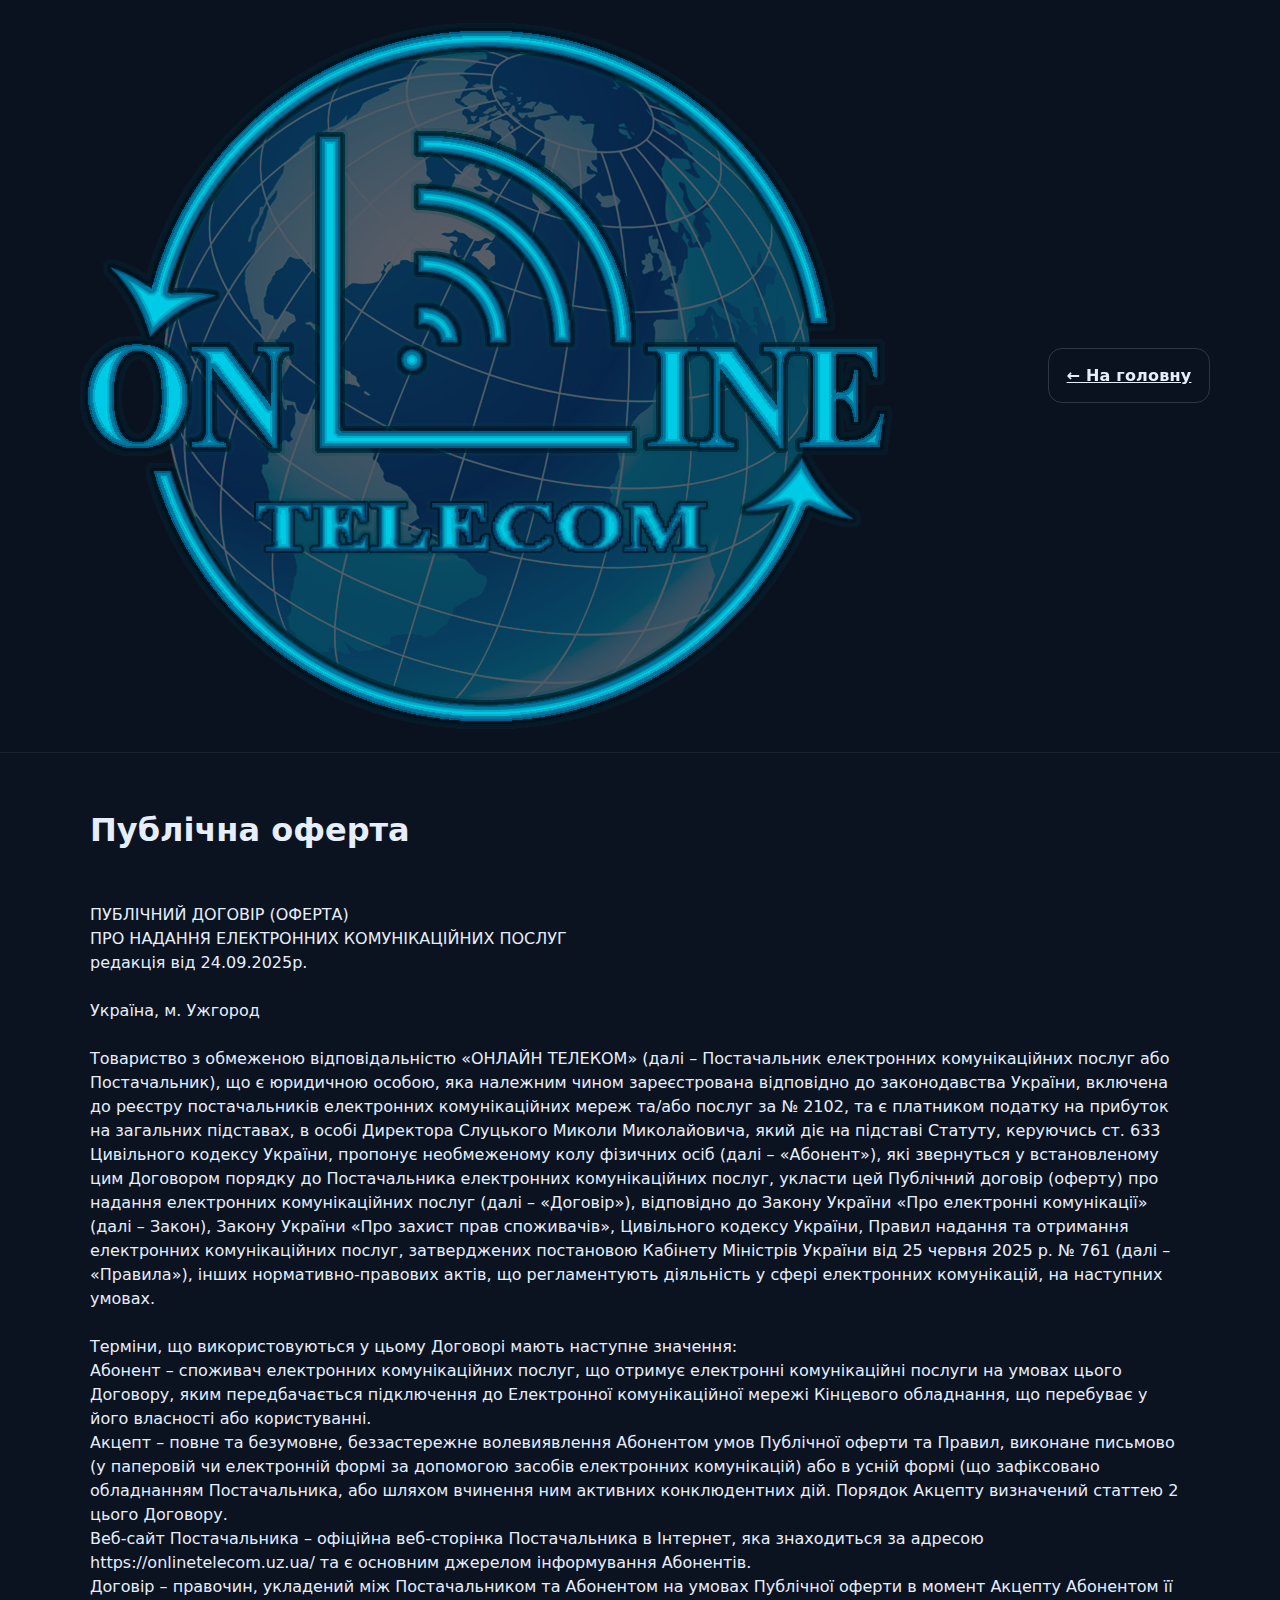
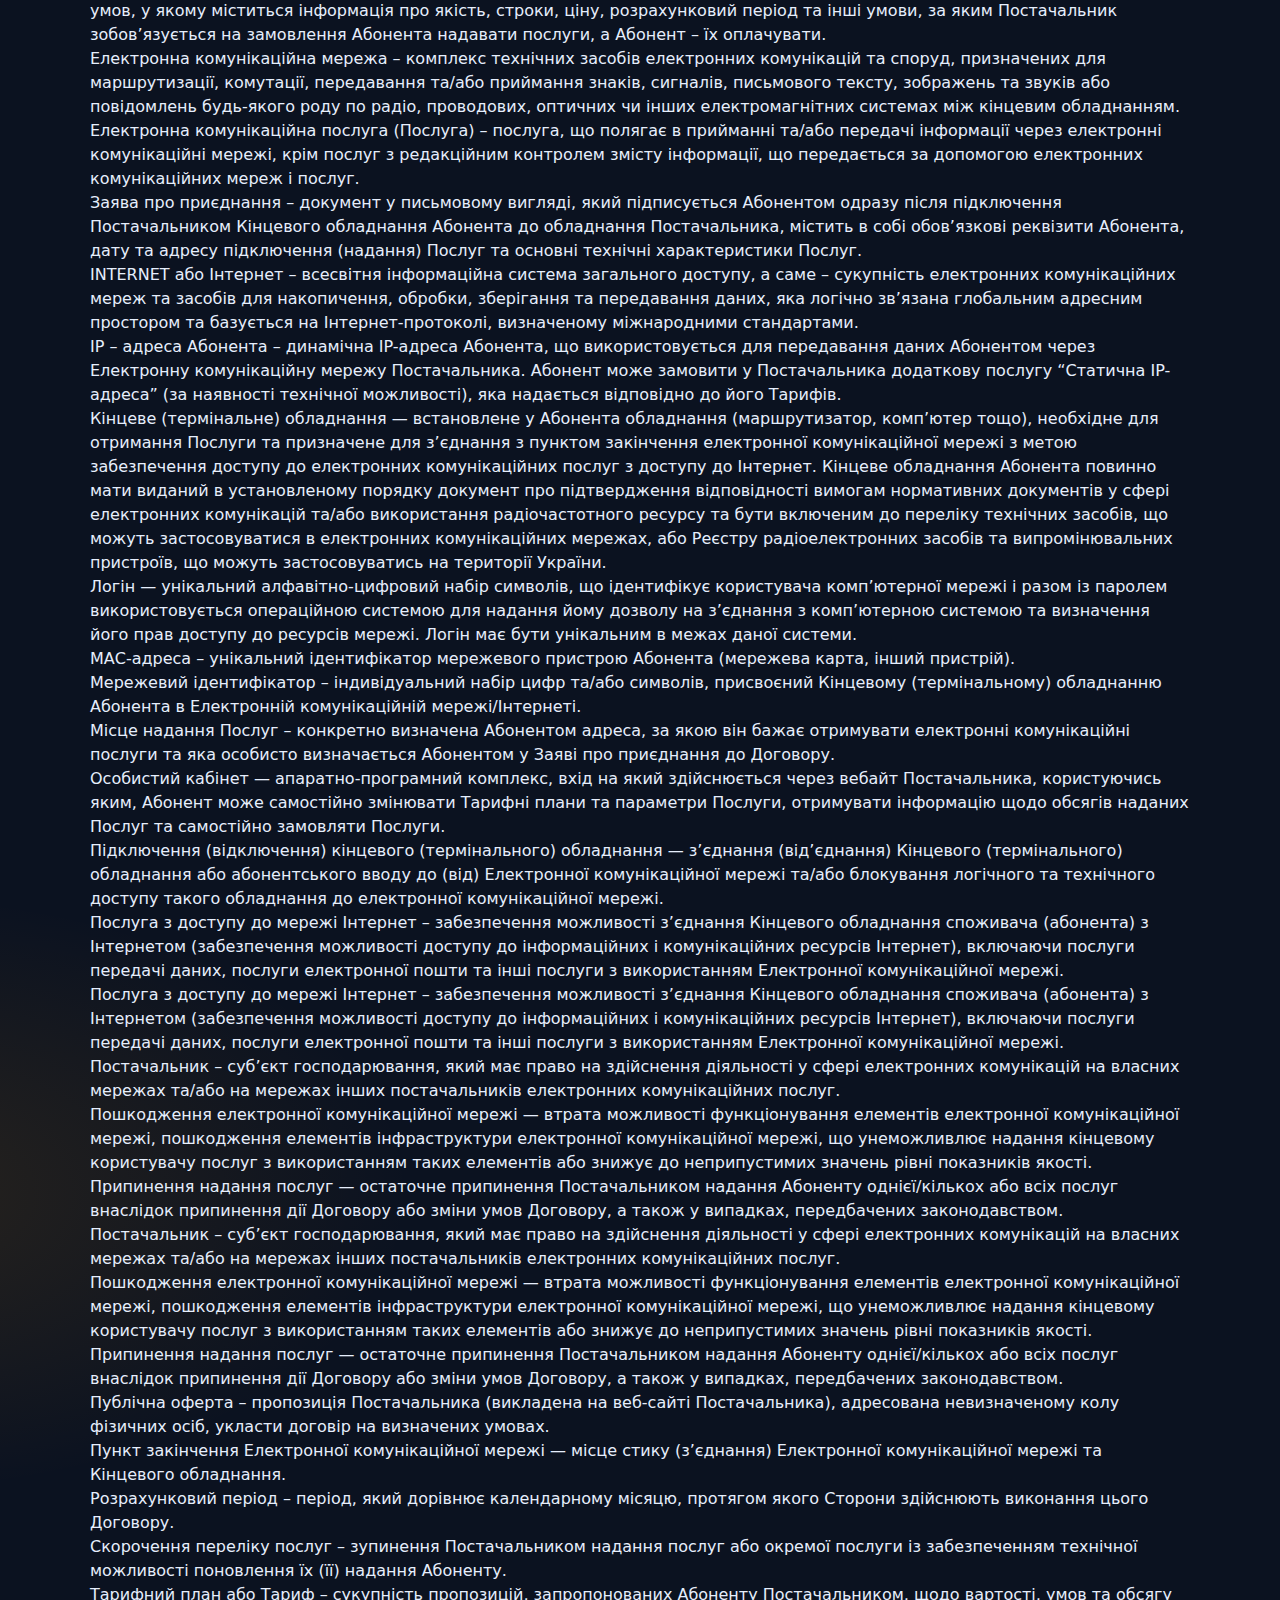
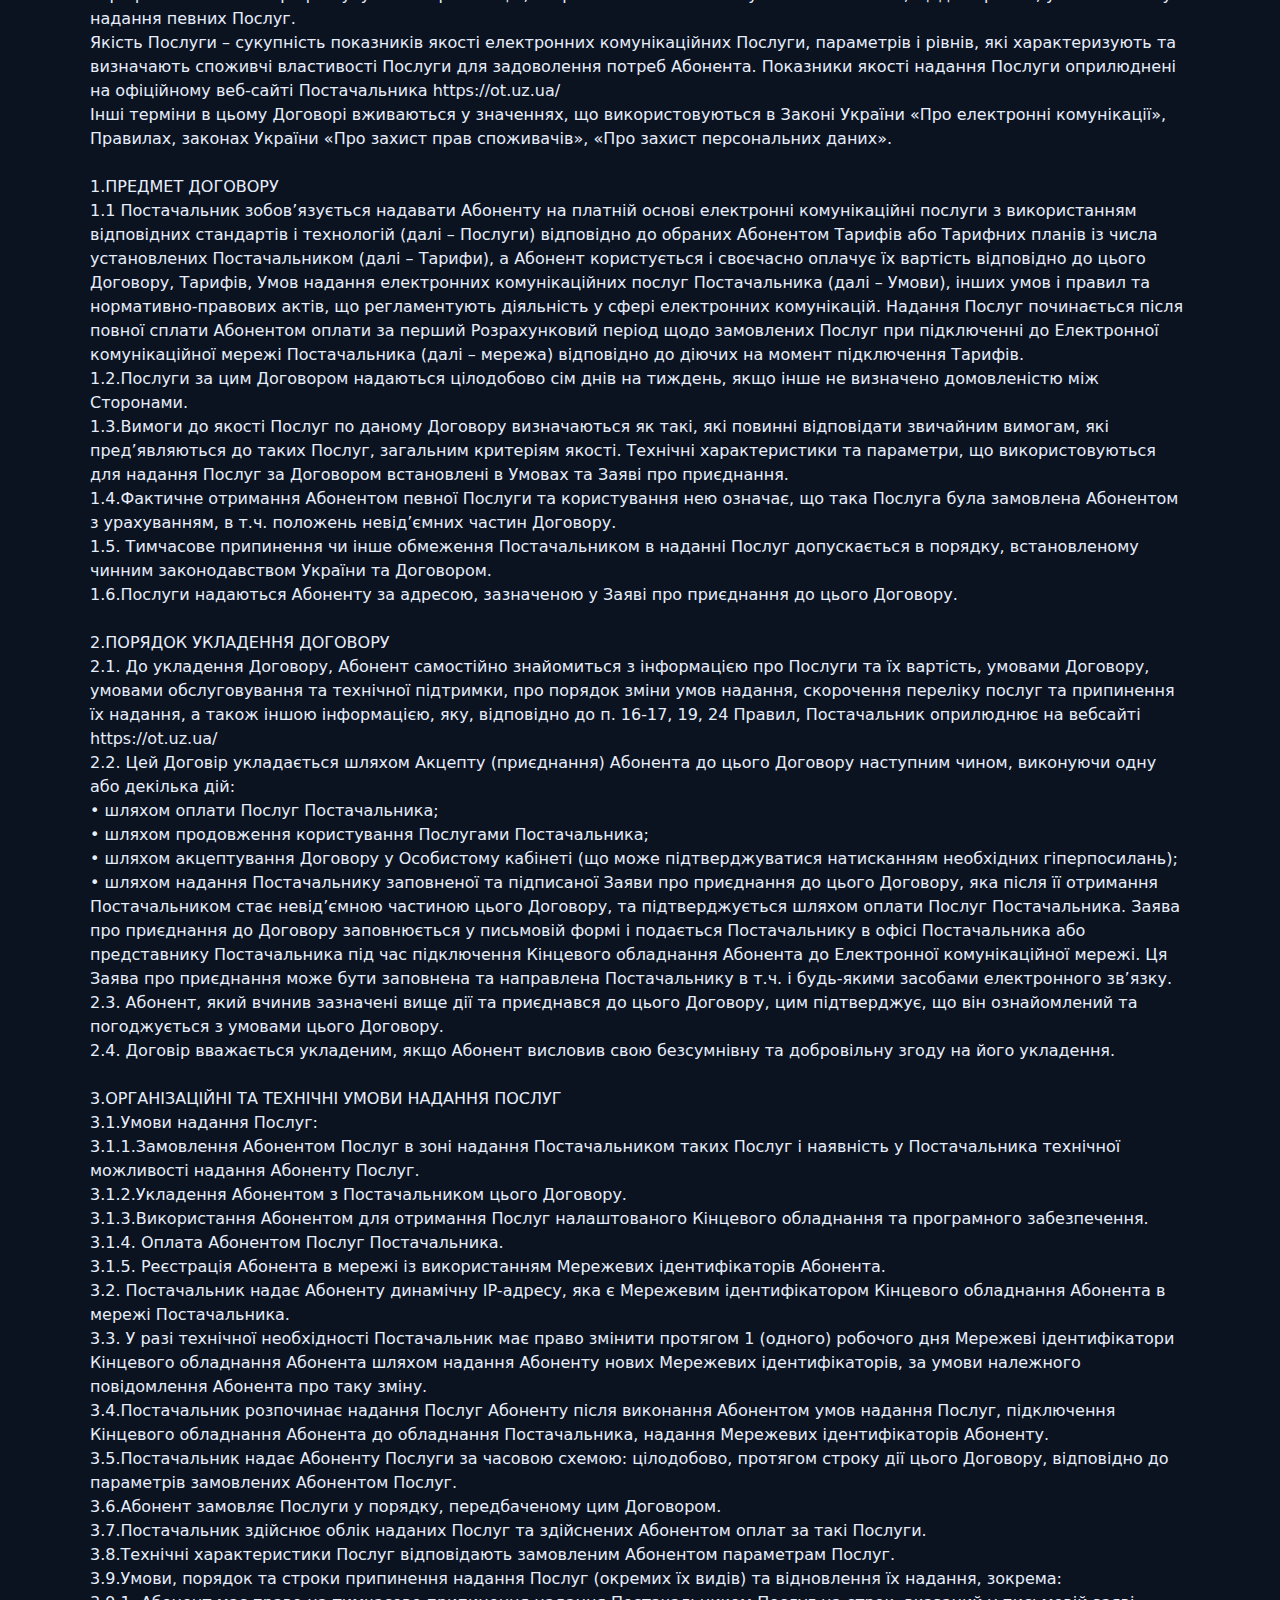
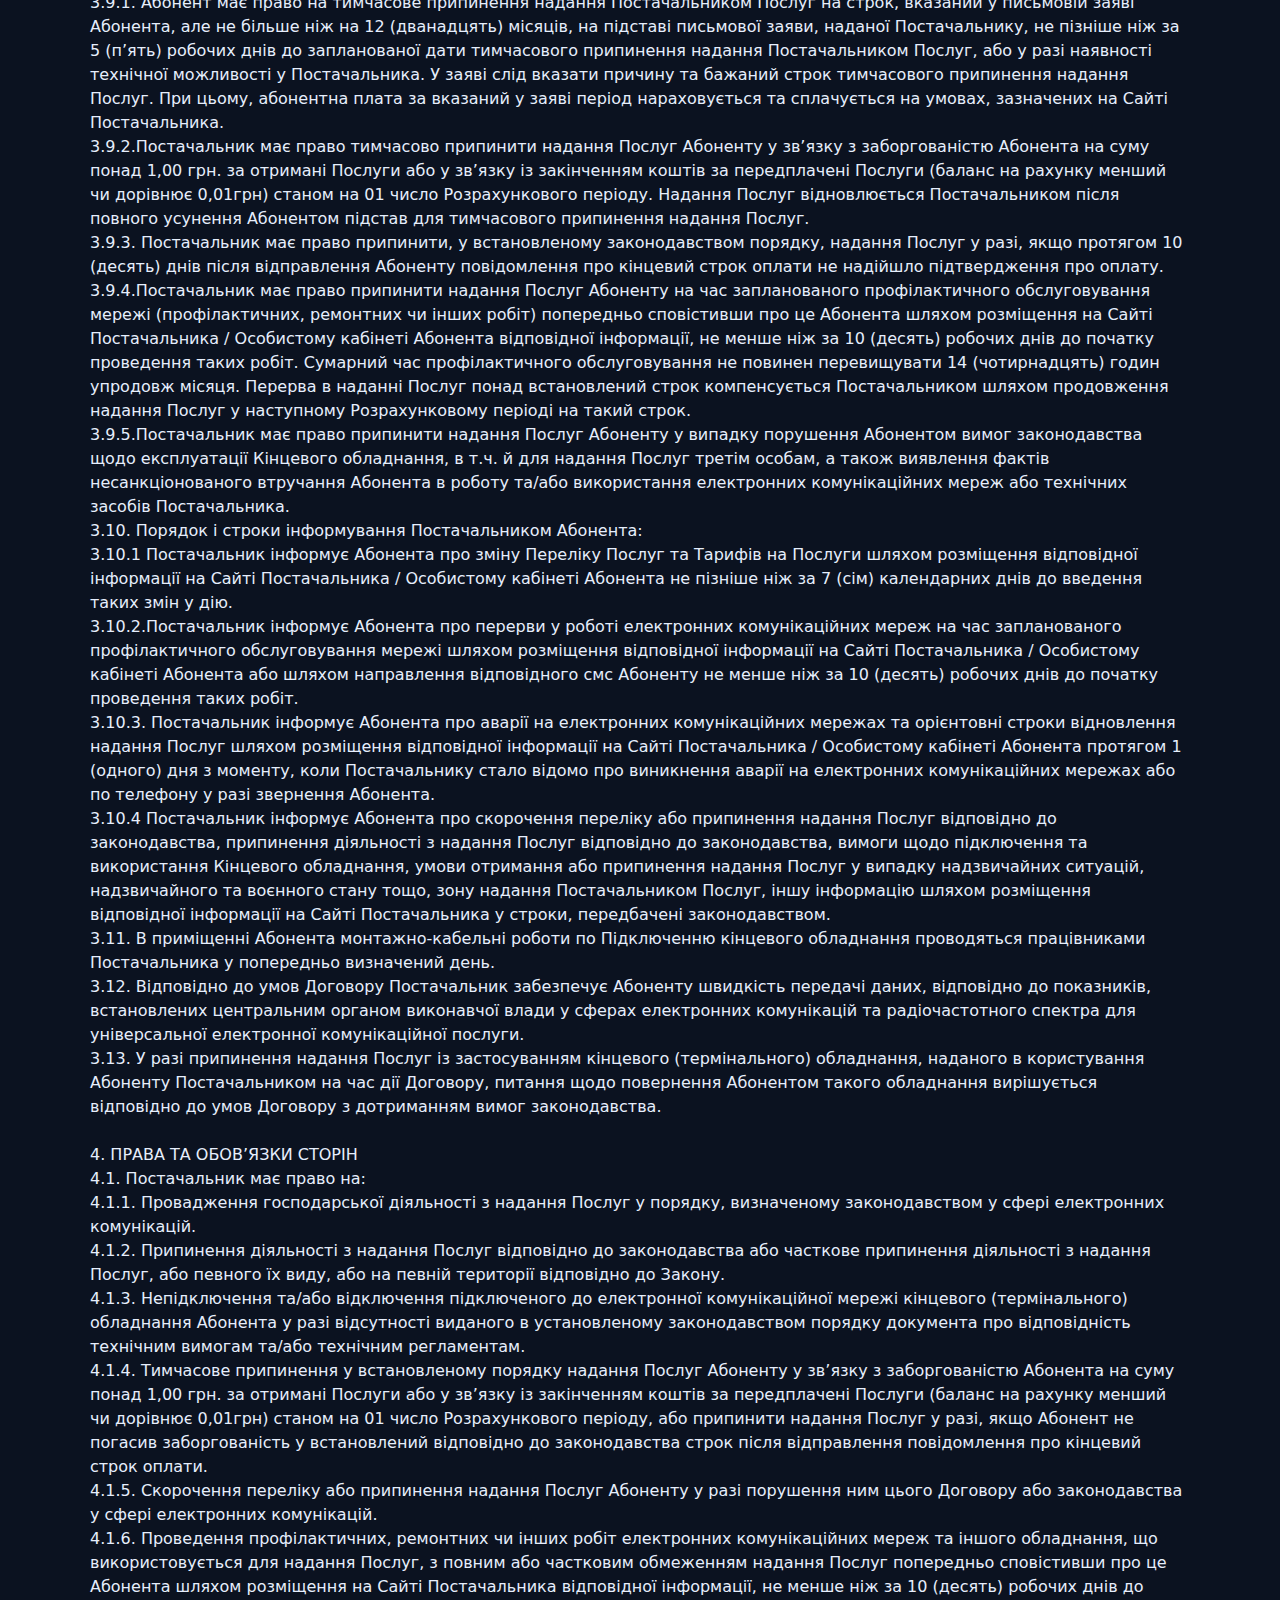
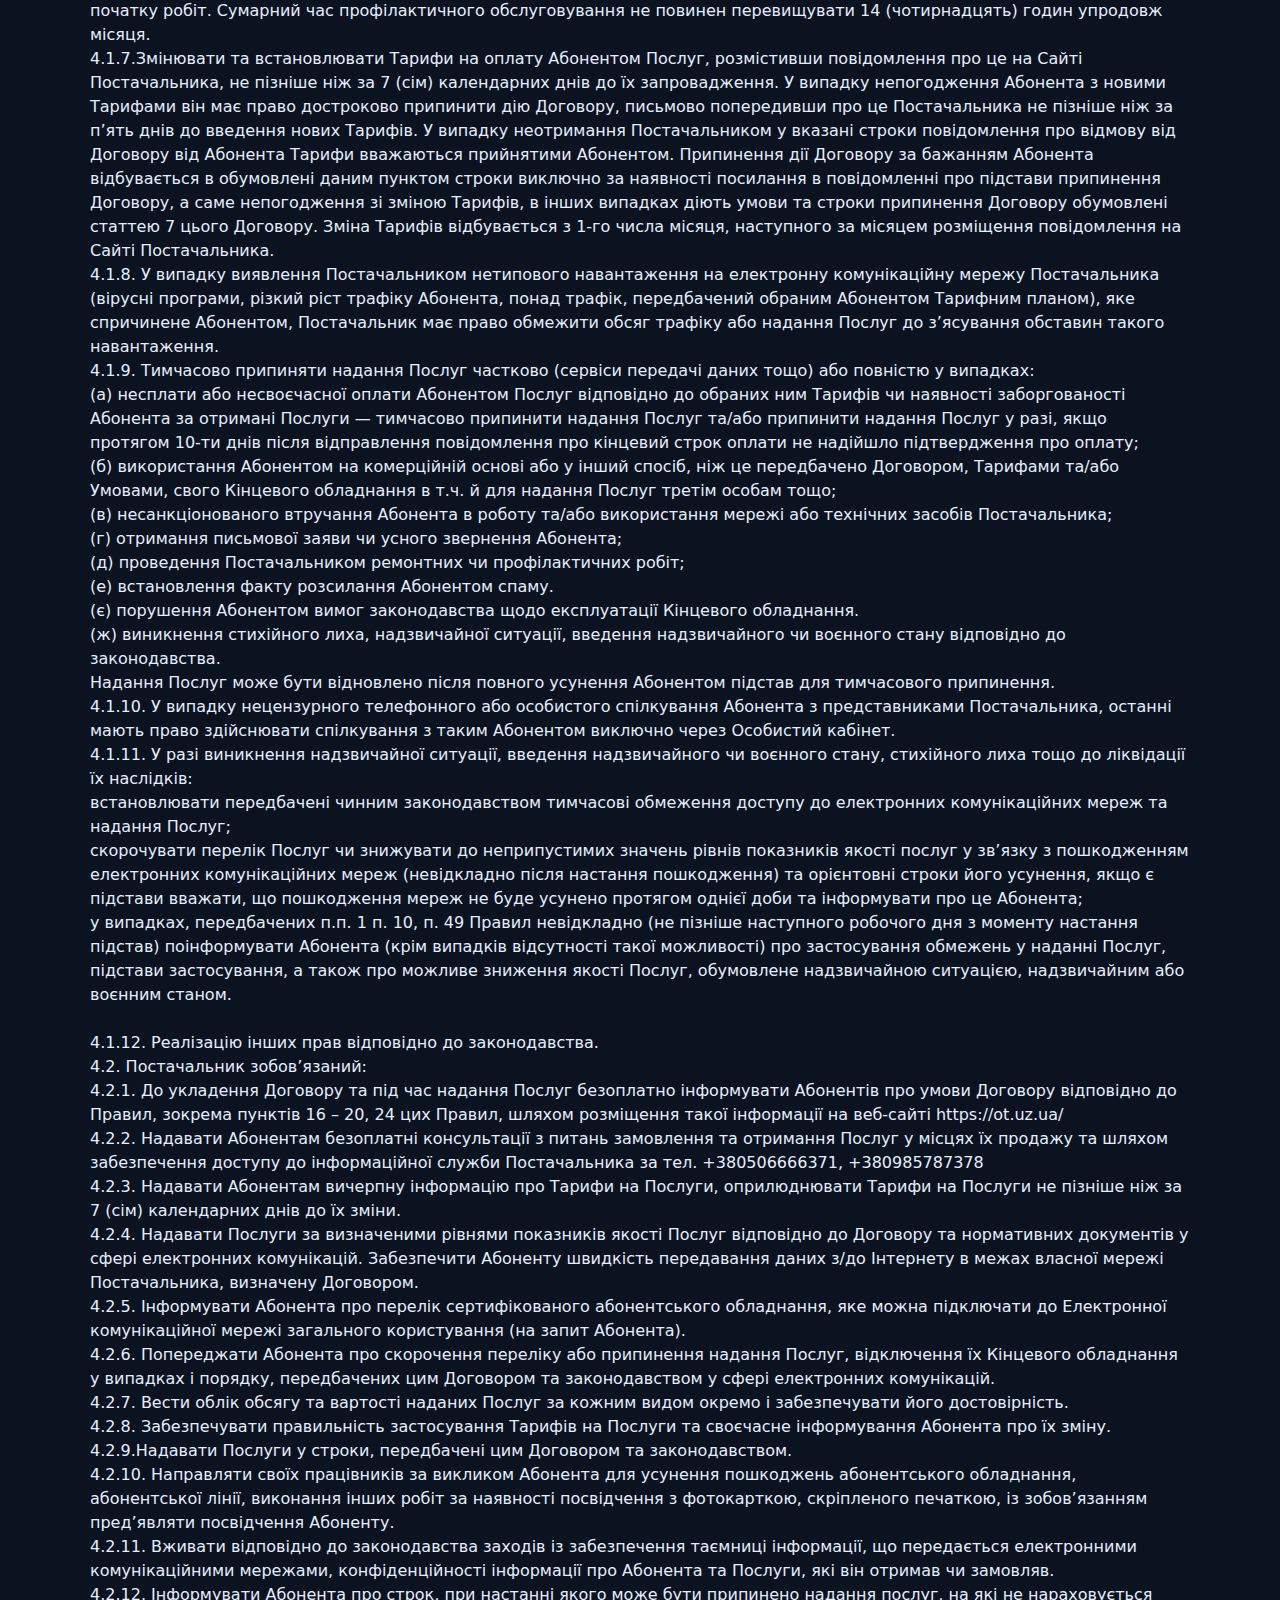
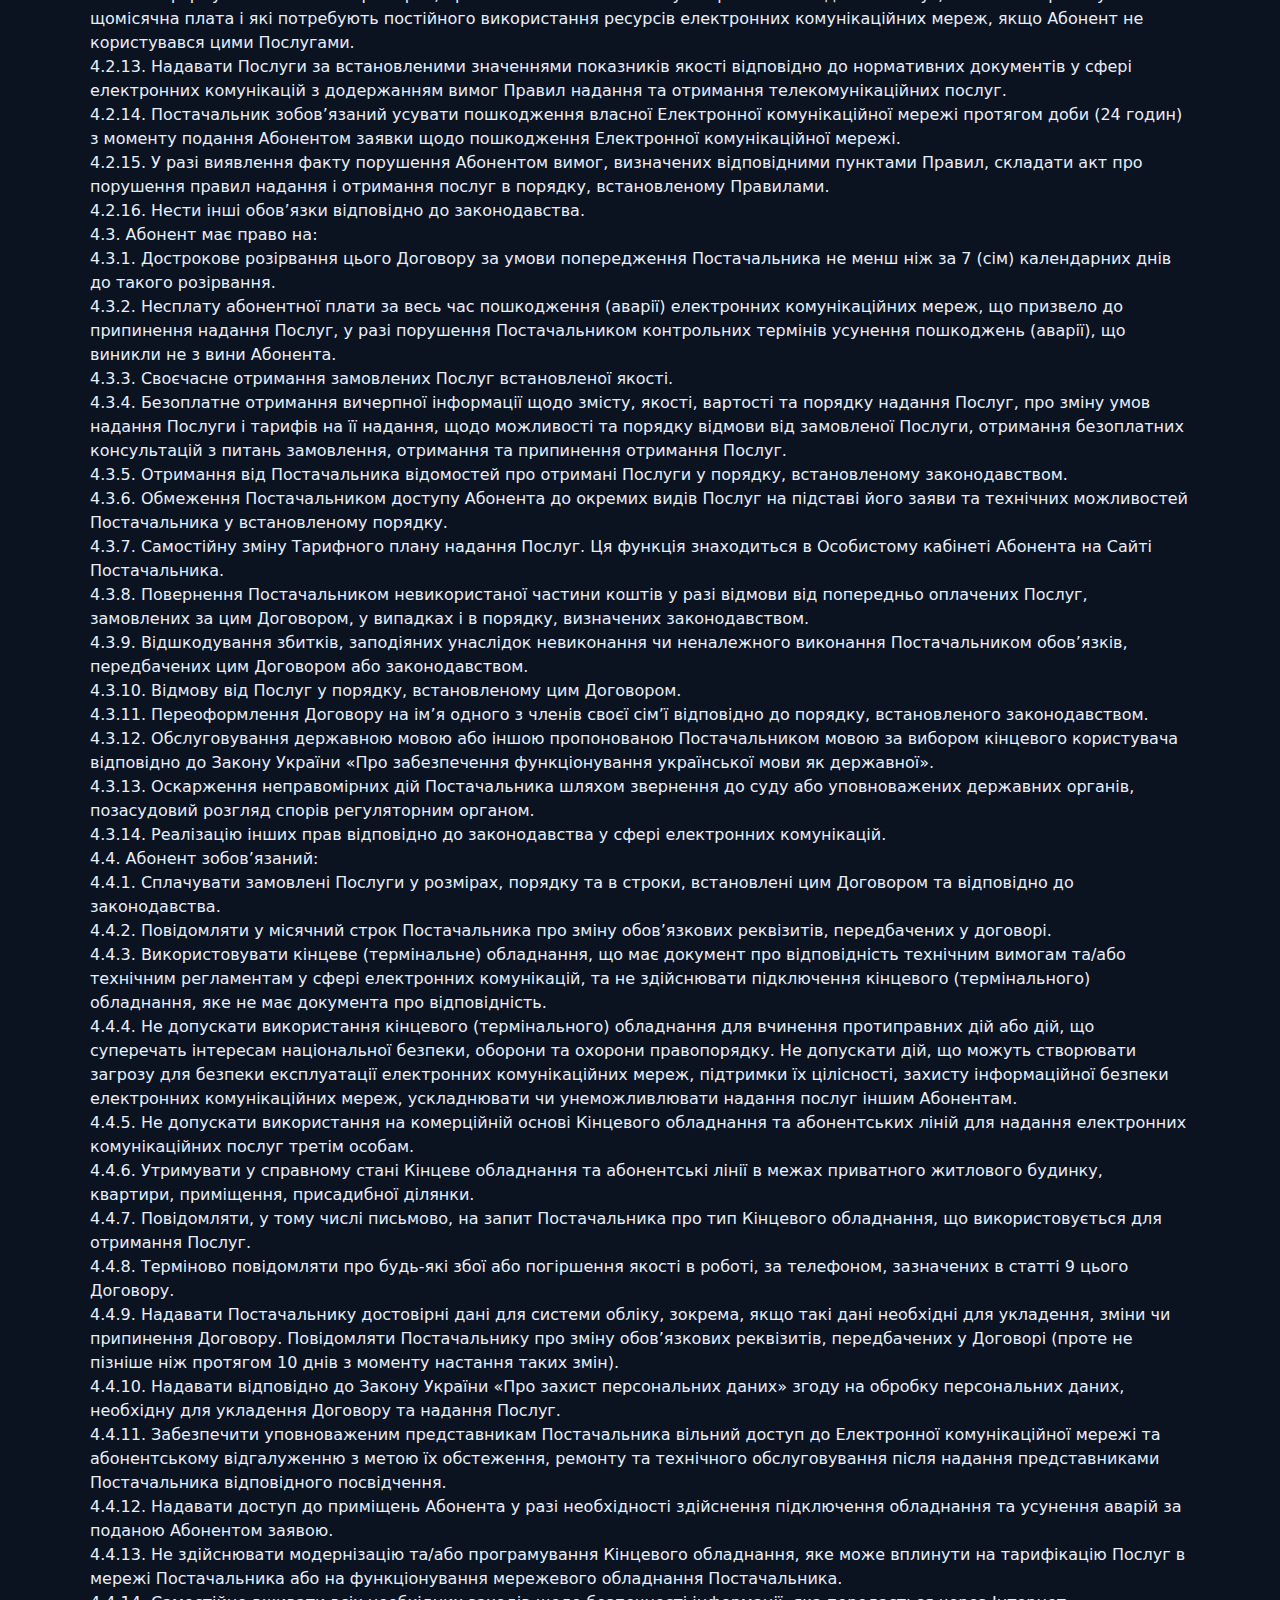
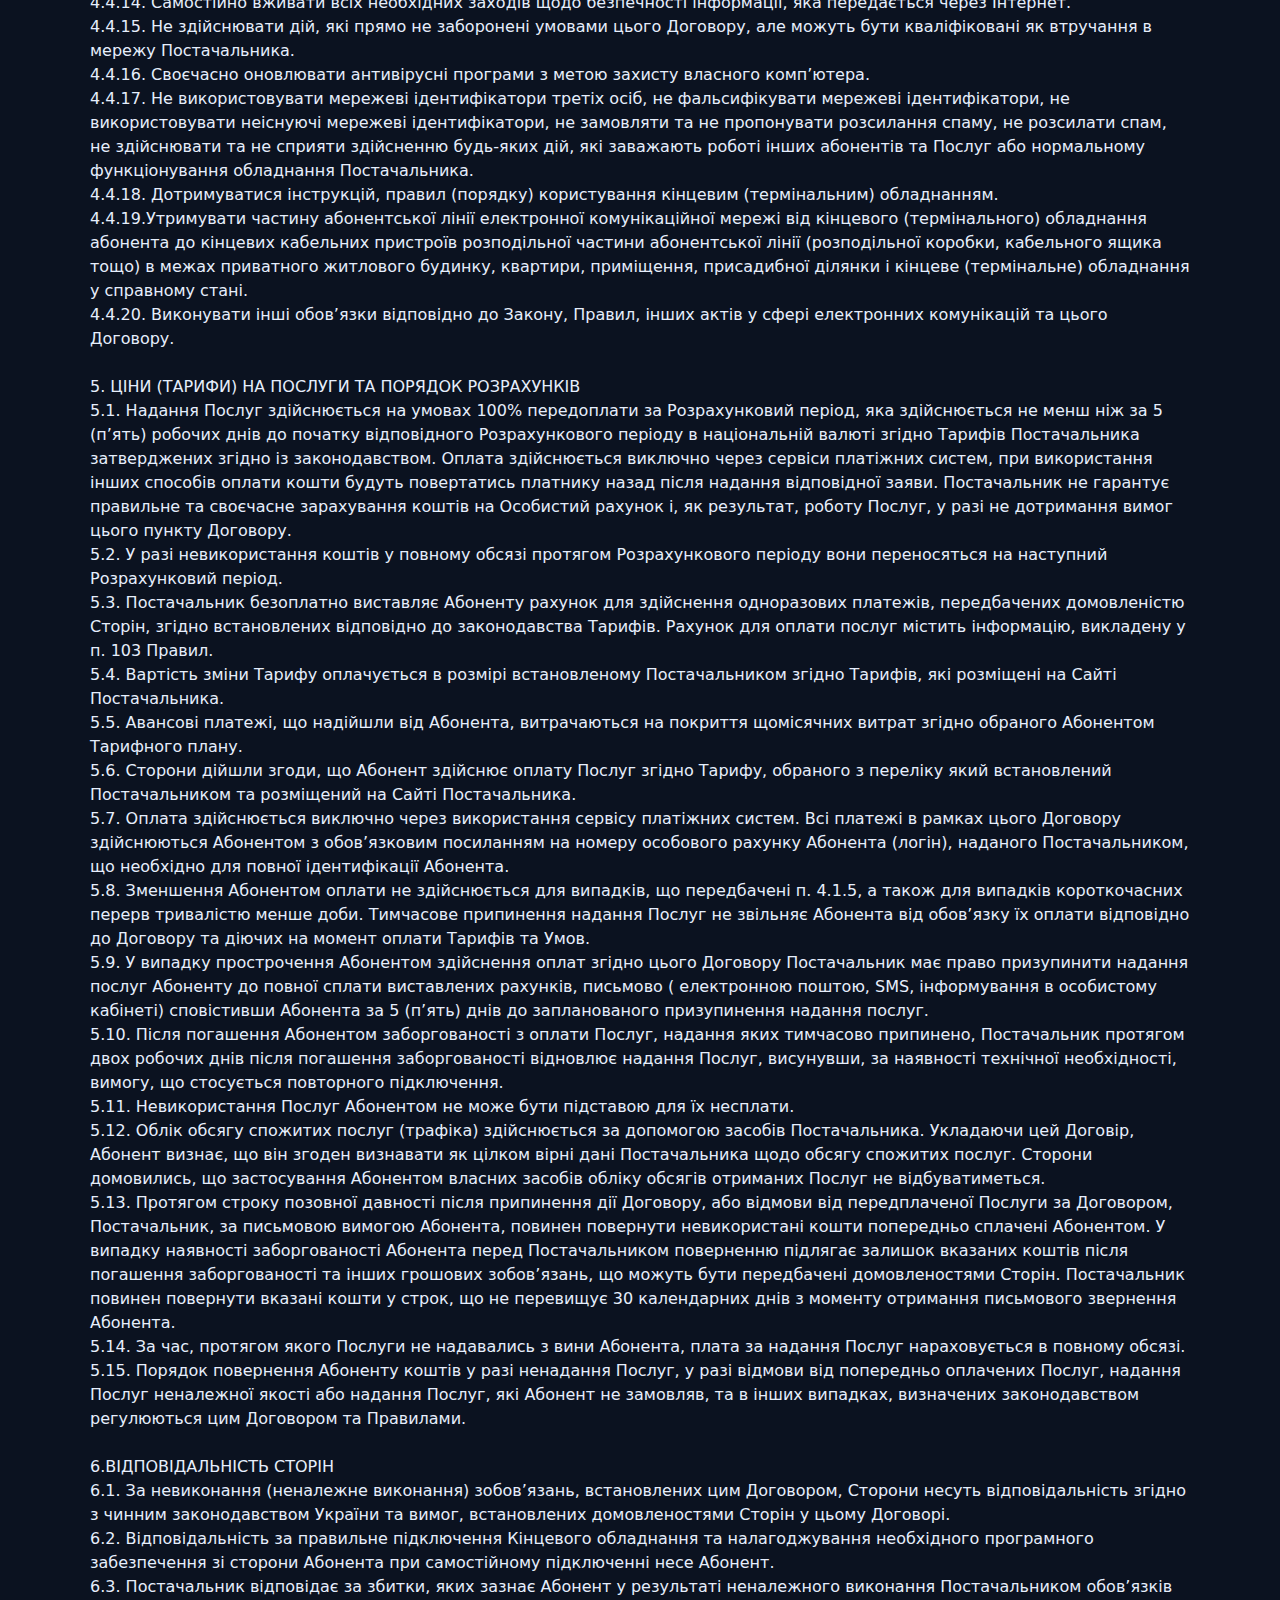
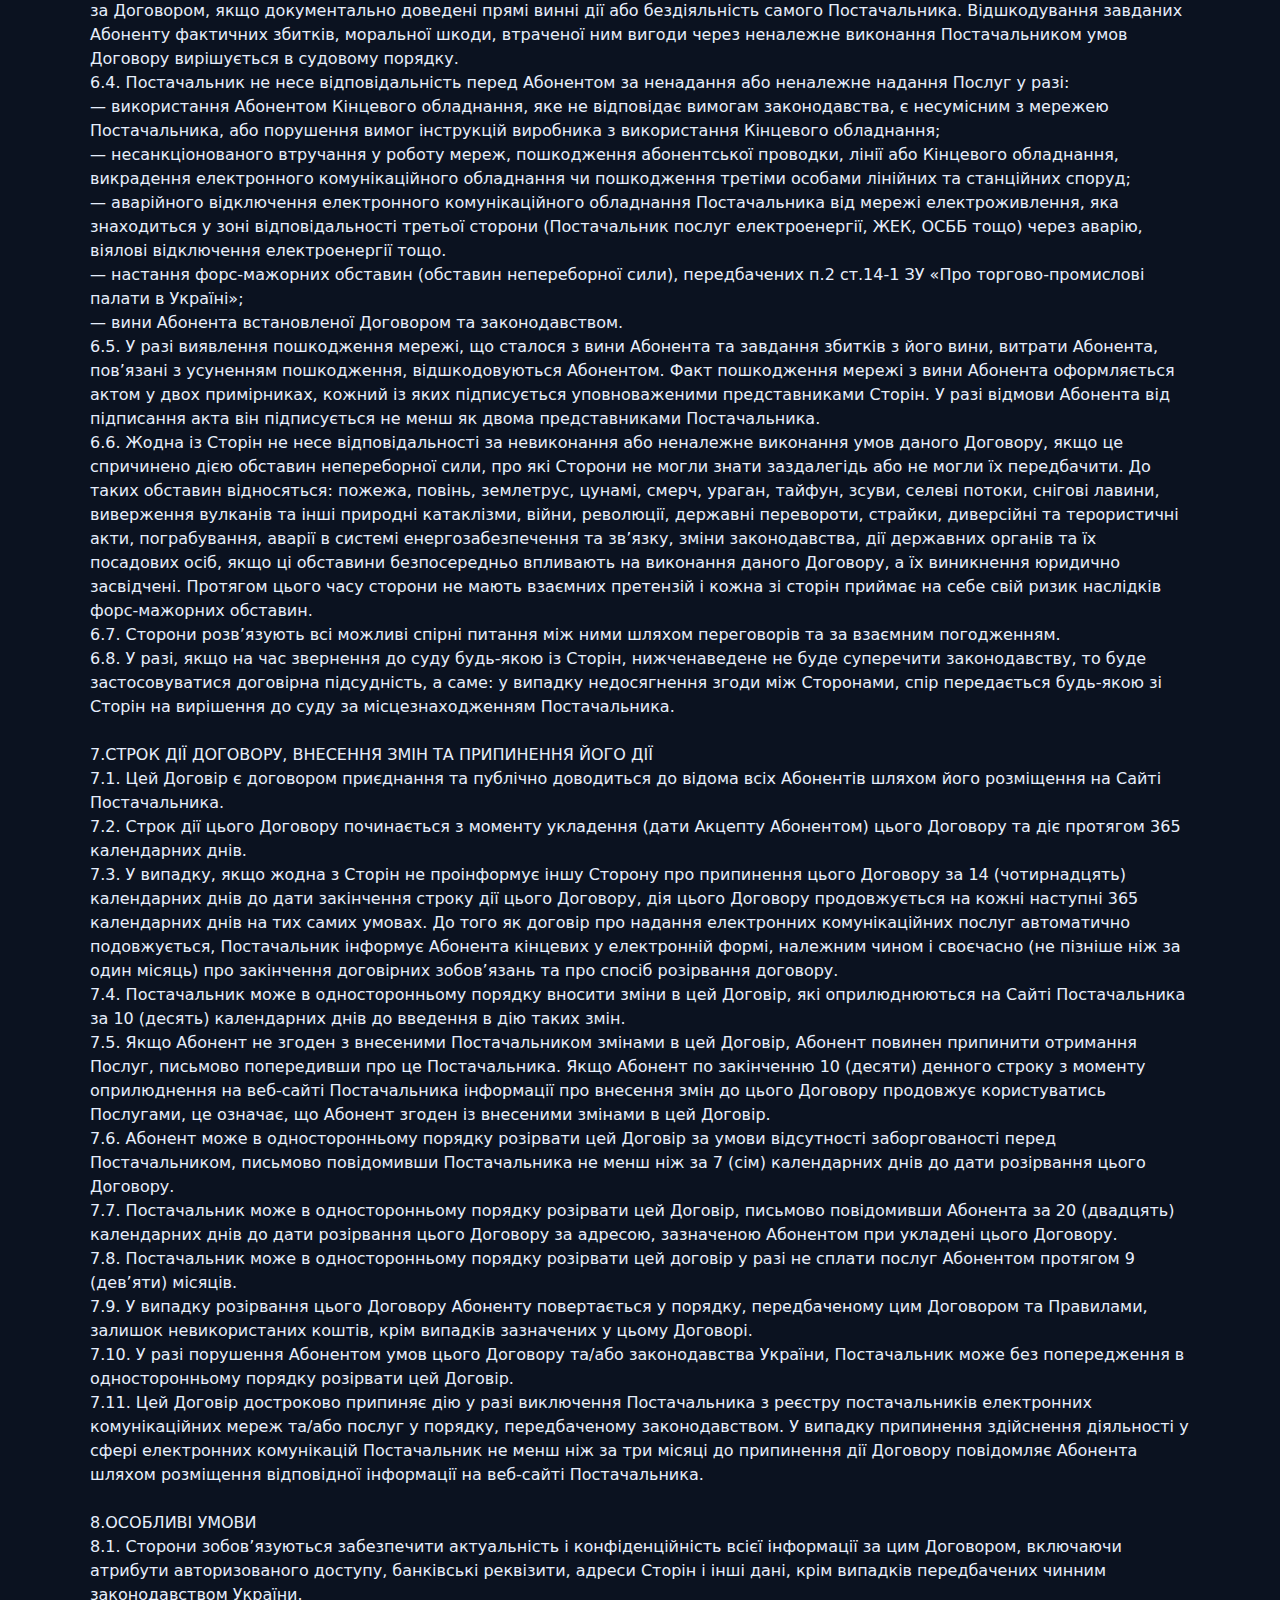
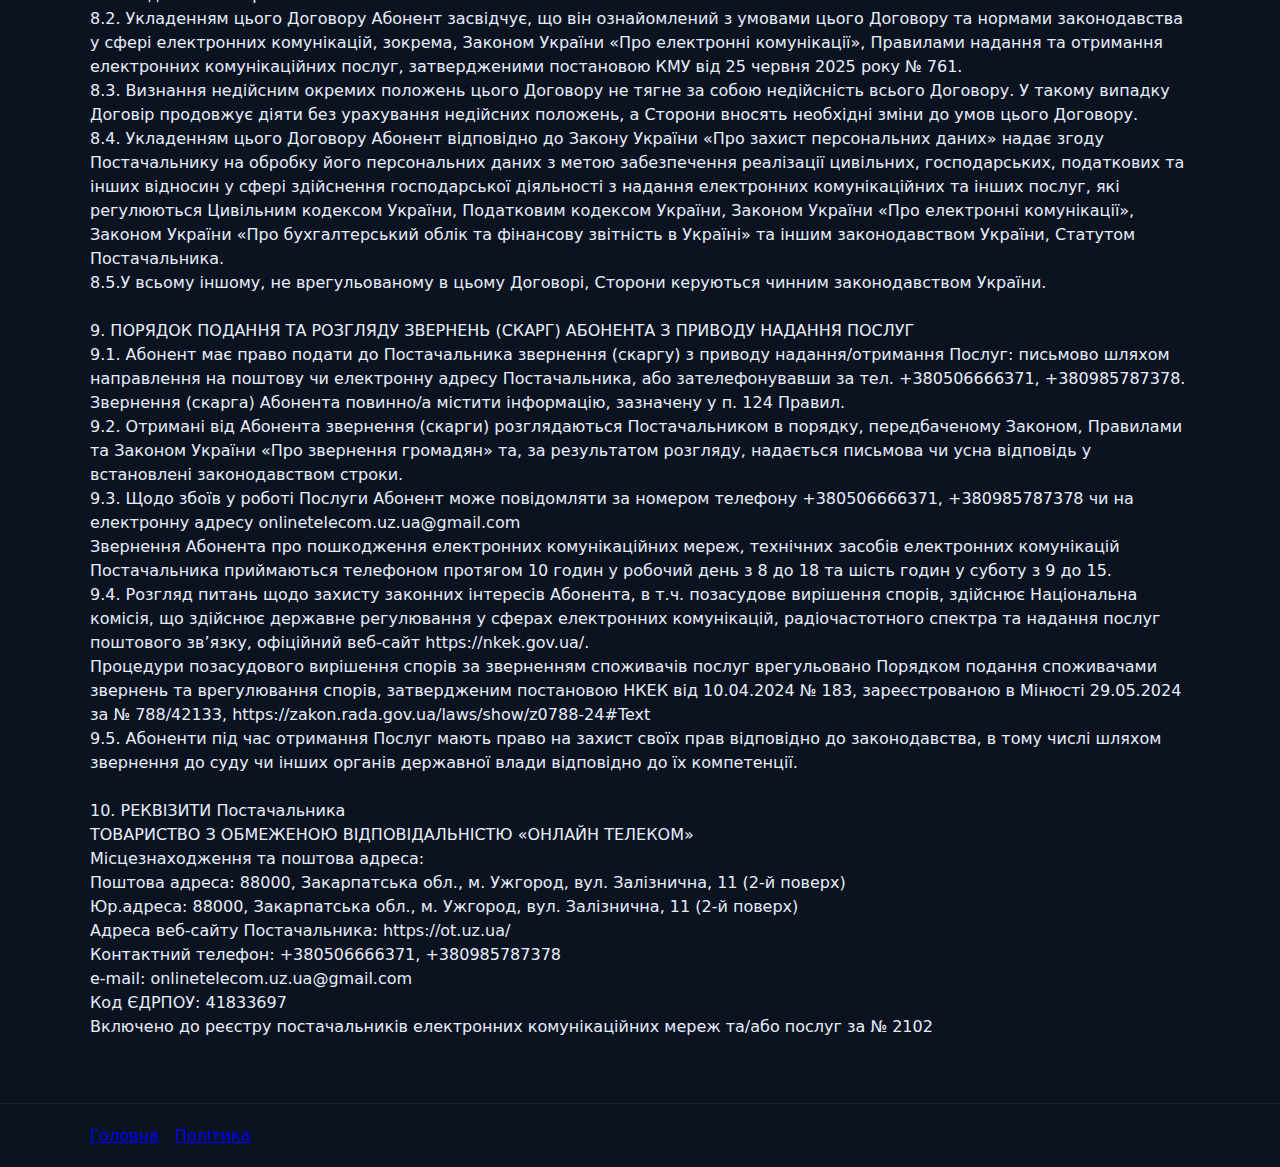
<file: pages/oferta.html>
<!doctype html>
<html lang="uk">
<head>
  <meta charset="utf-8" />
  <meta name="viewport" content="width=device-width, initial-scale=1" />
  <title>Публічна оферта | Online Telecom</title>
  <meta name="theme-color" content="#0ea5e9" />
  <link rel="icon" href="data:image/svg+xml,<svg xmlns='http://www.w3.org/2000/svg' viewBox='0 0 100 100'><circle cx='50' cy='50' r='48' fill='%230ea5e9'/><text x='50' y='58' font-size='42' text-anchor='middle' fill='white' font-family='Arial'>OT</text></svg>">
  <link rel="stylesheet" href="../css/style.css" />
</head>
<body>
  <header>
    <div class="container nav">
      <a class="logo" href="../index.html" aria-label="На головну">
        <img src="../img/logo.svg" alt="Online Telecom" class="logo-img" />
      </a>
      <div class="nav-actions">
        <a href="../index.html" class="btn btn-ghost">← На головну</a>
      </div>
    </div>
  </header>

  <main class="container" style="padding-top:2rem; padding-bottom:4rem">
    <article class="stack-lg doc-content">
      <h1>Публічна оферта</h1>
      <!-- Текст договору додати тут -->
      ПУБЛІЧНИЙ ДОГОВІР (ОФЕРТА) <br>
      ПРО НАДАННЯ ЕЛЕКТРОННИХ КОМУНІКАЦІЙНИХ ПОСЛУГ <br>
      редакція від 24.09.2025р. <br>
      <br>
      Україна, м. Ужгород <br>
      <br>
      Товариство з обмеженою відповідальністю «ОНЛАЙН ТЕЛЕКОМ» (далі – Постачальник електронних комунікаційних послуг або Постачальник), що є юридичною особою, яка належним чином зареєстрована відповідно до законодавства України, включена до реєстру постачальників електронних комунікаційних мереж та/або послуг за № 2102, та є платником податку на прибуток на загальних підставах, в особі Директора Слуцького Миколи Миколайовича, який діє на підставі Статуту, керуючись ст. 633 Цивільного кодексу України, пропонує необмеженому колу фізичних осіб (далі – «Абонент»), які звернуться у встановленому цим Договором порядку до Постачальника електронних комунікаційних послуг, укласти цей Публічний договір (оферту) про надання електронних комунікаційних послуг (далі – «Договір»), відповідно до Закону України «Про електронні комунікації» (далі – Закон), Закону України «Про захист прав споживачів», Цивільного кодексу України, Правил надання та отримання електронних комунікаційних послуг, затверджених постановою Кабінету Міністрів України від 25 червня 2025 р. № 761 (далі – «Правила»), інших нормативно-правових актів, що регламентують діяльність у сфері електронних комунікацій, на наступних умовах.
      <br>
      <br>
      Терміни, що використовуються у цьому Договорі мають наступне значення: <br>
      Абонент – споживач електронних комунікаційних послуг, що отримує електронні комунікаційні послуги на умовах цього Договору, яким передбачається підключення до Електронної комунікаційної мережі Кінцевого обладнання, що перебуває у його власності або користуванні. <br>

      Акцепт – повне та безумовне, беззастережне волевиявлення Абонентом умов Публічної оферти та Правил, виконане письмово (у паперовій чи електронній формі за допомогою засобів електронних комунікацій) або в усній формі (що зафіксовано обладнанням Постачальника, або шляхом вчинення ним активних конклюдентних дій. Порядок Акцепту визначений статтею 2 цього Договору. <br>

      Веб-сайт Постачальника – офіційна веб-сторінка Постачальника в Інтернет, яка знаходиться за адресою https://onlinetelecom.uz.ua/ та є основним джерелом інформування Абонентів. <br>

      Договір – правочин, укладений між Постачальником та Абонентом на умовах Публічної оферти в момент Акцепту Абонентом її умов, у якому міститься інформація про якість, строки, ціну, розрахунковий період та інші умови, за яким Постачальник зобов’язується на замовлення Абонента надавати послуги, а Абонент – їх оплачувати. <br>

      Електронна комунікаційна мережа – комплекс технічних засобів електронних комунікацій та споруд, призначених для маршрутизації, комутації, передавання та/або приймання знаків, сигналів, письмового тексту, зображень та звуків або повідомлень будь-якого роду по радіо, проводових, оптичних чи інших електромагнітних системах між кінцевим обладнанням. <br>

      Електронна комунікаційна послуга (Послуга) – послуга, що полягає в прийманні та/або передачі інформації через електронні комунікаційні мережі, крім послуг з редакційним контролем змісту інформації, що передається за допомогою електронних комунікаційних мереж і послуг. <br>

      Заява про приєднання – документ у письмовому вигляді, який підписується Абонентом одразу після підключення Постачальником Кінцевого обладнання Абонента до обладнання Постачальника, містить в собі обов’язкові реквізити Абонента, дату та адресу підключення (надання) Послуг та основні технічні характеристики Послуг. <br>

      INTERNET або Інтернет – всесвітня інформаційна система загального доступу, а саме – сукупність електронних комунікаційних мереж та засобів для накопичення, обробки, зберігання та передавання даних, яка логічно зв’язана глобальним адресним простором та базується на Інтернет-протоколі, визначеному міжнародними стандартами. <br>

      IP – адреса Абонента – динамічна IP-адреса Абонента, що використовується для передавання даних Абонентом через Електронну комунікаційну мережу Постачальника. Абонент може замовити у Постачальника додаткову послугу “Статична IP-адреса” (за наявності технічної можливості), яка надається відповідно до його Тарифів. <br>

      Кінцеве (термінальне) обладнання — встановлене у Абонента обладнання (маршрутизатор, комп’ютер тощо), необхідне для отримання Послуги та призначене для з’єднання з пунктом закінчення електронної комунікаційної мережі з метою забезпечення доступу до електронних комунікаційних послуг з доступу до Інтернет. Кінцеве обладнання Абонента повинно мати виданий в установленому порядку документ про підтвердження відповідності вимогам нормативних документів у сфері електронних комунікацій та/або використання радіочастотного ресурсу та бути включеним до переліку технічних засобів, що можуть застосовуватися в електронних комунікаційних мережах, або Реєстру радіоелектронних засобів та випромінювальних пристроїв, що можуть застосовуватись на території України. <br>

      Логін — унікальний алфавітно-цифровий набір символів, що ідентифікує користувача комп’ютерної мережі і разом із паролем використовується операційною системою для надання йому дозволу на з’єднання з комп’ютерною системою та визначення його прав доступу до ресурсів мережі. Логін має бути унікальним в межах даної системи. <br>

      МАС-адреса – унікальний ідентифікатор мережевого пристрою Абонента (мережева карта, інший пристрій). <br>

      Мережевий ідентифікатор – індивідуальний набір цифр та/або символів, присвоєний Кінцевому (термінальному) обладнанню Абонента в Електронній комунікаційній мережі/Інтернеті. <br>

      Місце надання Послуг – конкретно визначена Абонентом адреса, за якою він бажає отримувати електронні комунікаційні послуги та яка особисто визначається Абонентом у Заяві про приєднання до Договору. <br>

      Особистий кабінет — апаратно-програмний комплекс, вхід на який здійснюється через вебайт Постачальника, користуючись яким, Абонент може самостійно змінювати Тарифні плани та параметри Послуги, отримувати інформацію щодо обсягів наданих Послуг та самостійно замовляти Послуги. <br>

      Підключення (відключення) кінцевого (термінального) обладнання — з’єднання (від’єднання) Кінцевого (термінального) обладнання або абонентського вводу до (від) Електронної комунікаційної мережі та/або блокування логічного та технічного доступу такого обладнання до електронної комунікаційної мережі. <br>

      Послуга з доступу до мережі Інтернет – забезпечення можливості з’єднання Кінцевого обладнання споживача (абонента) з Інтернетом (забезпечення можливості доступу до інформаційних і комунікаційних ресурсів Інтернет), включаючи послуги передачі даних, послуги електронної пошти та інші послуги з використанням Електронної комунікаційної мережі. <br>

      Послуга з доступу до мережі Інтернет – забезпечення можливості з’єднання Кінцевого обладнання споживача (абонента) з Інтернетом (забезпечення можливості доступу до інформаційних і комунікаційних ресурсів Інтернет), включаючи послуги передачі даних, послуги електронної пошти та інші послуги з використанням Електронної комунікаційної мережі. <br>

      Постачальник – суб’єкт господарювання, який має право на здійснення діяльності у сфері електронних комунікацій на власних мережах та/або на мережах інших постачальників електронних комунікаційних послуг. <br>

      Пошкодження електронної комунікаційної мережі — втрата можливості функціонування елементів електронної комунікаційної мережі, пошкодження елементів інфраструктури електронної комунікаційної мережі, що унеможливлює надання кінцевому користувачу послуг з використанням таких елементів або знижує до неприпустимих значень рівні показників якості. <br>

      Припинення надання послуг — остаточне припинення Постачальником надання Абоненту однієї/кількох або всіх послуг внаслідок припинення дії Договору або зміни умов Договору, а також у випадках, передбачених законодавством. <br>

      Постачальник – суб’єкт господарювання, який має право на здійснення діяльності у сфері електронних комунікацій на власних мережах та/або на мережах інших постачальників електронних комунікаційних послуг. <br>

      Пошкодження електронної комунікаційної мережі — втрата можливості функціонування елементів електронної комунікаційної мережі, пошкодження елементів інфраструктури електронної комунікаційної мережі, що унеможливлює надання кінцевому користувачу послуг з використанням таких елементів або знижує до неприпустимих значень рівні показників якості. <br>

      Припинення надання послуг — остаточне припинення Постачальником надання Абоненту однієї/кількох або всіх послуг внаслідок припинення дії Договору або зміни умов Договору, а також у випадках, передбачених законодавством. <br>

      Публічна оферта – пропозиція Постачальника (викладена на веб-сайті Постачальника), адресована невизначеному колу фізичних осіб, укласти договір на визначених умовах. <br>

      Пункт закінчення Електронної комунікаційної мережі — місце стику (з’єднання) Електронної комунікаційної мережі та Кінцевого обладнання. <br>

      Розрахунковий період – період, який дорівнює календарному місяцю, протягом якого Сторони здійснюють виконання цього Договору. <br>

      Скорочення переліку послуг – зупинення Постачальником надання послуг або окремої послуги із забезпеченням технічної можливості поновлення їх (її) надання Абоненту. <br>

      Тарифний план або Тариф – сукупність пропозицій, запропонованих Абоненту Постачальником, щодо вартості, умов та обсягу надання певних Послуг. <br>

      Якість Послуги – сукупність показників якості електронних комунікаційних Послуги, параметрів і рівнів, які характеризують та визначають споживчі властивості Послуги для задоволення потреб Абонента. Показники якості надання Послуги оприлюднені на офіційному веб-сайті Постачальника https://ot.uz.ua/ <br>

      Інші терміни в цьому Договорі вживаються у значеннях, що використовуються в Законі України «Про електронні комунікації», Правилах, законах України «Про захист прав споживачів», «Про захист персональних даних». <br><br>

      1.ПРЕДМЕТ ДОГОВОРУ <br>
      1.1 Постачальник зобов’язується надавати Абоненту на платній основі електронні комунікаційні послуги з використанням відповідних стандартів і технологій (далі – Послуги) відповідно до обраних Абонентом Тарифів або Тарифних планів із числа установлених Постачальником (далі – Тарифи), а Абонент користується і своєчасно оплачує їх вартість відповідно до цього Договору, Тарифів, Умов надання електронних комунікаційних послуг Постачальника (далі – Умови), інших умов і правил та нормативно-правових актів, що регламентують діяльність у сфері електронних комунікацій. Надання Послуг починається після повної сплати Абонентом оплати за перший Розрахунковий період щодо замовлених Послуг при підключенні до Електронної комунікаційної мережі Постачальника (далі – мережа) відповідно до діючих на момент підключення Тарифів. <br>

      1.2.Послуги за цим Договором надаються цілодобово сім днів на тиждень, якщо інше не визначено домовленістю між Сторонами. <br>

      1.3.Вимоги до якості Послуг по даному Договору визначаються як такі, які повинні відповідати звичайним вимогам, які пред’являються до таких Послуг, загальним критеріям якості. Технічні характеристики та параметри, що використовуються для надання Послуг за Договором встановлені в Умовах та Заяві про приєднання. <br>

      1.4.Фактичне отримання Абонентом певної Послуги та користування нею означає, що така Послуга була замовлена Абонентом з урахуванням, в т.ч. положень невід’ємних частин Договору. <br>

      1.5. Тимчасове припинення чи інше обмеження Постачальником в наданні Послуг допускається в порядку, встановленому чинним законодавством України та Договором. <br>

      1.6.Послуги надаються Абоненту за адресою, зазначеною у Заяві про приєднання до цього Договору. <br><br>

      2.ПОРЯДОК УКЛАДЕННЯ ДОГОВОРУ <br>

      2.1. До укладення Договору, Абонент самостійно знайомиться з інформацією про Послуги та їх вартість, умовами Договору, умовами обслуговування та технічної підтримки, про порядок зміни умов надання, скорочення переліку послуг та припинення їх надання, а також іншою інформацією, яку, відповідно до п. 16-17, 19, 24 Правил, Постачальник оприлюднює на вебсайті https://ot.uz.ua/ <br>

      2.2. Цей Договір укладається шляхом Акцепту (приєднання) Абонента до цього Договору наступним чином, виконуючи одну або декілька дій: <br>

      • шляхом оплати Послуг Постачальника; <br>
      • шляхом продовження користування Послугами Постачальника; <br>
      • шляхом акцептування Договору у Особистому кабінеті (що може підтверджуватися натисканням необхідних гіперпосилань); <br>
      • шляхом надання Постачальнику заповненої та підписаної Заяви про приєднання до цього Договору, яка після її отримання Постачальником стає невід’ємною частиною цього Договору, та підтверджується шляхом оплати Послуг Постачальника. Заява про приєднання до Договору заповнюється у письмовій формі і подається Постачальнику в офісі Постачальника або представнику Постачальника під час підключення Кінцевого обладнання Абонента до Електронної комунікаційної мережі. Ця Заява про приєднання може бути заповнена та направлена Постачальнику в т.ч. і будь-якими засобами електронного зв’язку. <br>

      2.3. Абонент, який вчинив зазначені вище дії та приєднався до цього Договору, цим підтверджує, що він ознайомлений та погоджується з умовами цього Договору. <br>

      2.4. Договір вважається укладеним, якщо Абонент висловив свою безсумнівну та добровільну згоду на його укладення. <br><br>

      3.ОРГАНІЗАЦІЙНІ ТА ТЕХНІЧНІ УМОВИ НАДАННЯ ПОСЛУГ <br>

      3.1.Умови надання Послуг: <br>

      3.1.1.Замовлення Абонентом Послуг в зоні надання Постачальником таких Послуг і наявність у Постачальника технічної можливості надання Абоненту Послуг. <br>

      3.1.2.Укладення Абонентом з Постачальником цього Договору. <br>

      3.1.3.Використання Абонентом для отримання Послуг налаштованого Кінцевого обладнання та програмного забезпечення. <br>

      3.1.4. Оплата Абонентом Послуг Постачальника. <br>

      3.1.5. Реєстрація Абонента в мережі із використанням Мережевих ідентифікаторів Абонента. <br>

      3.2. Постачальник надає Абоненту динамічну IP-адресу, яка є Мережевим ідентифікатором Кінцевого обладнання Абонента в мережі Постачальника. <br>

      3.3. У разі технічної необхідності Постачальник має право змінити протягом 1 (одного) робочого дня Мережеві ідентифікатори Кінцевого обладнання Абонента шляхом надання Абоненту нових Мережевих ідентифікаторів, за умови належного повідомлення Абонента про таку зміну. <br>

      3.4.Постачальник розпочинає надання Послуг Абоненту після виконання Абонентом умов надання Послуг, підключення Кінцевого обладнання Абонента до обладнання Постачальника, надання Мережевих ідентифікаторів Абоненту. <br>

      3.5.Постачальник надає Абоненту Послуги за часовою схемою: цілодобово, протягом строку дії цього Договору, відповідно до параметрів замовлених Абонентом Послуг. <br>

      3.6.Абонент замовляє Послуги у порядку, передбаченому цим Договором. <br>

      3.7.Постачальник здійснює облік наданих Послуг та здійснених Абонентом оплат за такі Послуги. <br>

      3.8.Технічні характеристики Послуг відповідають замовленим Абонентом параметрам Послуг. <br>

      3.9.Умови, порядок та строки припинення надання Послуг (окремих їх видів) та відновлення їх надання, зокрема: <br>

      3.9.1. Абонент має право на тимчасове припинення надання Постачальником Послуг на строк, вказаний у письмовій заяві Абонента, але не більше ніж на 12 (дванадцять) місяців, на підставі письмової заяви, наданої Постачальнику, не пізніше ніж за 5 (п’ять) робочих днів до запланованої дати тимчасового припинення надання Постачальником Послуг, або у разі наявності технічної можливості у Постачальника. У заяві слід вказати причину та бажаний строк тимчасового припинення надання Послуг. При цьому, абонентна плата за вказаний у заяві період нараховується та сплачується на умовах, зазначених на Сайті Постачальника. <br>

      3.9.2.Постачальник має право тимчасово припинити надання Послуг Абоненту у зв’язку з заборгованістю Абонента на суму понад 1,00 грн. за отримані Послуги або у зв’язку із закінченням коштів за передплачені Послуги (баланс на рахунку менший чи дорівнює 0,01грн) станом на 01 число Розрахункового періоду. Надання Послуг відновлюється Постачальником після повного усунення Абонентом підстав для тимчасового припинення надання Послуг. <br>

      3.9.3. Постачальник має право припинити, у встановленому законодавством порядку, надання Послуг у разі, якщо протягом 10 (десять) днів після відправлення Абоненту повідомлення про кінцевий строк оплати не надійшло підтвердження про оплату. <br>

      3.9.4.Постачальник має право припинити надання Послуг Абоненту на час запланованого профілактичного обслуговування мережі (профілактичних, ремонтних чи інших робіт) попередньо сповістивши про це Абонента шляхом розміщення на Сайті Постачальника / Особистому кабінеті Абонента відповідної інформації, не менше ніж за 10 (десять) робочих днів до початку проведення таких робіт. Сумарний час профілактичного обслуговування не повинен перевищувати 14 (чотирнадцять) годин упродовж місяця. Перерва в наданні Послуг понад встановлений строк компенсується Постачальником шляхом продовження надання Послуг у наступному Розрахунковому періоді на такий строк. <br>

      3.9.5.Постачальник має право припинити надання Послуг Абоненту у випадку порушення Абонентом вимог законодавства щодо експлуатації Кінцевого обладнання, в т.ч. й для надання Послуг третім особам, а також виявлення фактів несанкціонованого втручання Абонента в роботу та/або використання електронних комунікаційних мереж або технічних засобів Постачальника. <br>

      3.10. Порядок і строки інформування Постачальником Абонента: <br>

      3.10.1 Постачальник інформує Абонента про зміну Переліку Послуг та Тарифів на Послуги шляхом розміщення відповідної інформації на Сайті Постачальника / Особистому кабінеті Абонента не пізніше ніж за 7 (сім) календарних днів до введення таких змін у дію. <br>

      3.10.2.Постачальник інформує Абонента про перерви у роботі електронних комунікаційних мереж на час запланованого профілактичного обслуговування мережі шляхом розміщення відповідної інформації на Сайті Постачальника / Особистому кабінеті Абонента або шляхом направлення відповідного смс Абоненту не менше ніж за 10 (десять) робочих днів до початку проведення таких робіт. <br>

      3.10.3. Постачальник інформує Абонента про аварії на електронних комунікаційних мережах та орієнтовні строки відновлення надання Послуг шляхом розміщення відповідної інформації на Сайті Постачальника / Особистому кабінеті Абонента протягом 1 (одного) дня з моменту, коли Постачальнику стало відомо про виникнення аварії на електронних комунікаційних мережах або по телефону у разі звернення Абонента. <br>

      3.10.4 Постачальник інформує Абонента про скорочення переліку або припинення надання Послуг відповідно до законодавства, припинення діяльності з надання Послуг відповідно до законодавства, вимоги щодо підключення та використання Кінцевого обладнання, умови отримання або припинення надання Послуг у випадку надзвичайних ситуацій, надзвичайного та воєнного стану тощо, зону надання Постачальником Послуг, іншу інформацію шляхом розміщення відповідної інформації на Сайті Постачальника у строки, передбачені законодавством. <br>

      3.11. В приміщенні Абонента монтажно-кабельні роботи по Підключенню кінцевого обладнання проводяться працівниками Постачальника у попередньо визначений день. <br>

      3.12. Відповідно до умов Договору Постачальник забезпечує Абоненту швидкість передачі даних, відповідно до показників, встановлених центральним органом виконавчої влади у сферах електронних комунікацій та радіочастотного спектра для універсальної електронної комунікаційної послуги. <br>

      3.13. У разі припинення надання Послуг із застосуванням кінцевого (термінального) обладнання, наданого в користування Абоненту Постачальником на час дії Договору, питання щодо повернення Абонентом такого обладнання вирішується відповідно до умов Договору з дотриманням вимог законодавства. <br><br>

      4. ПРАВА ТА ОБОВ’ЯЗКИ СТОРІН  <br>

      4.1. Постачальник має право на: <br>

      4.1.1. Провадження господарської діяльності з надання Послуг у порядку, визначеному законодавством у сфері електронних комунікацій. <br>

      4.1.2. Припинення діяльності з надання Послуг відповідно до законодавства або часткове припинення діяльності з надання Послуг, або певного їх виду, або на певній території відповідно до Закону. <br>

      4.1.3. Непідключення та/або відключення підключеного до електронної комунікаційної мережі кінцевого (термінального) обладнання Абонента у разі відсутності виданого в установленому законодавством порядку документа про відповідність технічним вимогам та/або технічним регламентам. <br>

      4.1.4. Тимчасове припинення у встановленому порядку надання Послуг Абоненту у зв’язку з заборгованістю Абонента на суму понад 1,00 грн. за отримані Послуги або у зв’язку із закінченням коштів за передплачені Послуги (баланс на рахунку менший чи дорівнює 0,01грн) станом на 01 число Розрахункового періоду, або припинити надання Послуг у разі, якщо Абонент не погасив заборгованість у встановлений відповідно до законодавства строк після відправлення повідомлення про кінцевий строк оплати. <br>

      4.1.5. Скорочення переліку або припинення надання Послуг Абоненту у разі порушення ним цього Договору або законодавства у сфері електронних комунікацій. <br>

      4.1.6. Проведення профілактичних, ремонтних чи інших робіт електронних комунікаційних мереж та іншого обладнання, що використовується для надання Послуг, з повним або частковим обмеженням надання Послуг попередньо сповістивши про це Абонента шляхом розміщення на Сайті Постачальника відповідної інформації, не менше ніж за 10 (десять) робочих днів до початку робіт. Сумарний час профілактичного обслуговування не повинен перевищувати 14 (чотирнадцять) годин упродовж місяця. <br>

      4.1.7.Змінювати та встановлювати Тарифи на оплату Абонентом Послуг, розмістивши повідомлення про це на Сайті Постачальника, не пізніше ніж за 7 (сім) календарних днів до їх запровадження. У випадку непогодження Абонента з новими Тарифами він має право достроково припинити дію Договору, письмово попередивши про це Постачальника не пізніше ніж за п’ять днів до введення нових Тарифів. У випадку неотримання Постачальником у вказані строки повідомлення про відмову від Договору від Абонента Тарифи вважаються прийнятими Абонентом. Припинення дії Договору за бажанням Абонента відбувається в обумовлені даним пунктом строки виключно за наявності посилання в повідомленні про підстави припинення Договору, а саме непогодження зі зміною Тарифів, в інших випадках діють умови та строки припинення Договору обумовлені статтею 7 цього Договору. Зміна Тарифів відбувається з 1-го числа місяця, наступного за місяцем розміщення повідомлення на Сайті Постачальника. <br>

      4.1.8. У випадку виявлення Постачальником нетипового навантаження на електронну комунікаційну мережу Постачальника (вірусні програми, різкий ріст трафіку Абонента, понад трафік, передбачений обраним Абонентом Тарифним планом), яке спричинене Абонентом, Постачальник має право обмежити обсяг трафіку або надання Послуг до з’ясування обставин такого навантаження. <br>

      4.1.9. Тимчасово припиняти надання Послуг частково (сервіси передачі даних тощо) або повністю у випадках: <br>

      (а) несплати або несвоєчасної оплати Абонентом Послуг відповідно до обраних ним Тарифів чи наявності заборгованості Абонента за отримані Послуги — тимчасово припинити надання Послуг та/або припинити надання Послуг у разі, якщо протягом 10-ти днів після відправлення повідомлення про кінцевий строк оплати не надійшло підтвердження про оплату; <br>

      (б) використання Абонентом на комерційній основі або у інший спосіб, ніж це передбачено Договором, Тарифами та/або Умовами, свого Кінцевого обладнання в т.ч. й для надання Послуг третім особам тощо; <br>

      (в) несанкціонованого втручання Абонента в роботу та/або використання мережі або технічних засобів Постачальника; <br>

      (г) отримання письмової заяви чи усного звернення Абонента; <br>

      (д) проведення Постачальником ремонтних чи профілактичних робіт; <br>

      (е) встановлення факту розсилання Абонентом спаму. <br>

      (є) порушення Абонентом вимог законодавства щодо експлуатації Кінцевого обладнання. <br>

      (ж) виникнення стихійного лиха, надзвичайної ситуації, введення надзвичайного чи воєнного стану відповідно до законодавства. <br>

      Надання Послуг може бути відновлено після повного усунення Абонентом підстав для тимчасового припинення. <br>

      4.1.10. У випадку нецензурного телефонного або особистого спілкування Абонента з представниками Постачальника, останні мають право здійснювати спілкування з таким Абонентом виключно через Особистий кабінет. <br>

      4.1.11. У разі виникнення надзвичайної ситуації, введення надзвичайного чи воєнного стану, стихійного лиха тощо до ліквідації їх наслідків: <br>

      встановлювати передбачені чинним законодавством тимчасові обмеження доступу до електронних комунікаційних мереж та надання Послуг; <br>

      скорочувати перелік Послуг чи знижувати до неприпустимих значень рівнів показників якості послуг у зв’язку з пошкодженням електронних комунікаційних мереж (невідкладно після настання пошкодження) та орієнтовні строки його усунення, якщо є підстави вважати, що пошкодження мереж не буде усунено протягом однієї доби та інформувати про це Абонента; <br>

      у випадках, передбачених п.п. 1 п. 10, п. 49 Правил невідкладно (не пізніше наступного робочого дня з моменту настання підстав) поінформувати Абонента (крім випадків відсутності такої можливості) про застосування обмежень у наданні Послуг, підстави застосування, а також про можливе зниження якості Послуг, обумовлене надзвичайною ситуацією, надзвичайним або воєнним станом. <br><br>

      4.1.12. Реалізацію інших прав відповідно до законодавства. <br>

      4.2. Постачальник зобов’язаний: <br>

      4.2.1. До укладення Договору та під час надання Послуг безоплатно інформувати Абонентів про умови Договору відповідно до Правил, зокрема пунктів 16 – 20, 24 цих Правил, шляхом розміщення такої інформації на веб-сайті https://ot.uz.ua/ <br>

      4.2.2. Надавати Абонентам безоплатні консультації з питань замовлення та отримання Послуг у місцях їх продажу та шляхом забезпечення доступу до інформаційної служби Постачальника за тел. +380506666371, +380985787378 <br>

      4.2.3. Надавати Абонентам вичерпну інформацію про Тарифи на Послуги, оприлюднювати Тарифи на Послуги не пізніше ніж за 7 (сім) календарних днів до їх зміни. <br>

      4.2.4. Надавати Послуги за визначеними рівнями показників якості Послуг відповідно до Договору та нормативних документів у сфері електронних комунікацій. Забезпечити Абоненту швидкість передавання даних з/до Інтернету в межах власної мережі Постачальника, визначену Договором. <br>

      4.2.5. Інформувати Абонента про перелік сертифікованого абонентського обладнання, яке можна підключати до Електронної комунікаційної мережі загального користування (на запит Абонента). <br>

      4.2.6. Попереджати Абонента про скорочення переліку або припинення надання Послуг, відключення їх Кінцевого обладнання у випадках і порядку, передбачених цим Договором та законодавством у сфері електронних комунікацій. <br>

      4.2.7. Вести облік обсягу та вартості наданих Послуг за кожним видом окремо і забезпечувати його достовірність. <br>

      4.2.8. Забезпечувати правильність застосування Тарифів на Послуги та своєчасне інформування Абонента про їх зміну. <br>

      4.2.9.Надавати Послуги у строки, передбачені цим Договором та законодавством. <br>

      4.2.10. Направляти своїх працівників за викликом Абонента для усунення пошкоджень абонентського обладнання, абонентської лінії, виконання інших робіт за наявності посвідчення з фотокарткою, скріпленого печаткою, із зобов’язанням пред’являти посвідчення Абоненту. <br>

      4.2.11. Вживати відповідно до законодавства заходів із забезпечення таємниці інформації, що передається електронними комунікаційними мережами, конфіденційності інформації про Абонента та Послуги, які він отримав чи замовляв. <br>

      4.2.12. Інформувати Абонента про строк, при настанні якого може бути припинено надання послуг, на які не нараховується щомісячна плата і які потребують постійного використання ресурсів електронних комунікаційних мереж, якщо Абонент не користувався цими Послугами. <br>

      4.2.13. Надавати Послуги за встановленими значеннями показників якості відповідно до нормативних документів у сфері електронних комунікацій з додержанням вимог Правил надання та отримання телекомунікаційних послуг. <br>

      4.2.14. Постачальник зобов’язаний усувати пошкодження власної Електронної комунікаційної мережі протягом доби (24 годин) з моменту подання Абонентом заявки щодо пошкодження Електронної комунікаційної мережі. <br>

      4.2.15. У разі виявлення факту порушення Абонентом вимог, визначених відповідними пунктами Правил, складати акт про порушення правил надання і отримання послуг в порядку, встановленому Правилами. <br>

      4.2.16. Нести інші обов’язки відповідно до законодавства. <br>

      4.3. Абонент має право на: <br>

      4.3.1. Дострокове розірвання цього Договору за умови попередження Постачальника не менш ніж за 7 (сім) календарних днів до такого розірвання. <br>

      4.3.2. Несплату абонентної плати за весь час пошкодження (аварії) електронних комунікаційних мереж, що призвело до припинення надання Послуг, у разі порушення Постачальником контрольних термінів усунення пошкоджень (аварії), що виникли не з вини Абонента. <br>

      4.3.3. Своєчасне отримання замовлених Послуг встановленої якості. <br>

      4.3.4. Безоплатне отримання вичерпної інформації щодо змісту, якості, вартості та порядку надання Послуг, про зміну умов надання Послуги і тарифів на її надання, щодо можливості та порядку відмови від замовленої Послуги, отримання безоплатних консультацій з питань замовлення, отримання та припинення отримання Послуг. <br>

      4.3.5. Отримання від Постачальника відомостей про отримані Послуги у порядку, встановленому законодавством. <br>

      4.3.6. Обмеження Постачальником доступу Абонента до окремих видів Послуг на підставі його заяви та технічних можливостей Постачальника у встановленому порядку. <br>

      4.3.7. Самостійну зміну Тарифного плану надання Послуг. Ця функція знаходиться в Особистому кабінеті Абонента на Сайті Постачальника. <br>

      4.3.8. Повернення Постачальником невикористаної частини коштів у разі відмови від попередньо оплачених Послуг, замовлених за цим Договором, у випадках і в порядку, визначених законодавством. <br>

      4.3.9. Відшкодування збитків, заподіяних унаслідок невиконання чи неналежного виконання Постачальником обов’язків, передбачених цим Договором або законодавством. <br>

      4.3.10. Відмову від Послуг у порядку, встановленому цим Договором. <br>

      4.3.11. Переоформлення Договору на ім’я одного з членів своєї сім’ї відповідно до порядку, встановленого законодавством. <br>

      4.3.12. Обслуговування державною мовою або іншою пропонованою Постачальником мовою за вибором кінцевого користувача відповідно до Закону України «Про забезпечення функціонування української мови як державної». <br>
      
      4.3.13. Оскарження неправомірних дій Постачальника шляхом звернення до суду або уповноважених державних органів, позасудовий розгляд спорів регуляторним органом. <br>

      4.3.14. Реалізацію інших прав відповідно до законодавства у сфері електронних комунікацій. <br>

      4.4. Абонент зобов’язаний: <br>

      4.4.1. Сплачувати замовлені Послуги у розмірах, порядку та в строки, встановлені цим Договором та відповідно до законодавства. <br>

      4.4.2. Повідомляти у місячний строк Постачальника про зміну обов’язкових реквізитів, передбачених у договорі. <br>

      4.4.3. Використовувати кінцеве (термінальне) обладнання, що має документ про відповідність технічним вимогам та/або технічним регламентам у сфері електронних комунікацій, та не здійснювати підключення кінцевого (термінального) обладнання, яке не має документа про відповідність. <br>

      4.4.4. Не допускати використання кінцевого (термінального) обладнання для вчинення протиправних дій або дій, що суперечать інтересам національної безпеки, оборони та охорони правопорядку. Не допускати дій, що можуть створювати загрозу для безпеки експлуатації електронних комунікаційних мереж, підтримки їх цілісності, захисту інформаційної безпеки електронних комунікаційних мереж, ускладнювати чи унеможливлювати надання послуг іншим Абонентам. <br>

      4.4.5. Не допускати використання на комерційній основі Кінцевого обладнання та абонентських ліній для надання електронних комунікаційних послуг третім особам. <br>

      4.4.6. Утримувати у справному стані Кінцеве обладнання та абонентські лінії в межах приватного житлового будинку, квартири, приміщення, присадибної ділянки. <br>

      4.4.7. Повідомляти, у тому числі письмово, на запит Постачальника про тип Кінцевого обладнання, що використовується для отримання Послуг. <br>

      4.4.8. Терміново повідомляти про будь-які збої або погіршення якості в роботі, за телефоном, зазначених в статті 9 цього Договору. <br>

      4.4.9. Надавати Постачальнику достовірні дані для системи обліку, зокрема, якщо такі дані необхідні для укладення, зміни чи припинення Договору. Повідомляти Постачальнику про зміну обов’язкових реквізитів, передбачених у Договорі (проте не пізніше ніж протягом 10 днів з моменту настання таких змін). <br>

      4.4.10. Надавати відповідно до Закону України «Про захист персональних даних» згоду на обробку персональних даних, необхідну для укладення Договору та надання Послуг. <br>

      4.4.11. Забезпечити уповноваженим представникам Постачальника вільний доступ до Електронної комунікаційної мережі та абонентському відгалуженню з метою їх обстеження, ремонту та технічного обслуговування після надання представниками Постачальника відповідного посвідчення. <br>

      4.4.12. Надавати доступ до приміщень Абонента у разі необхідності здійснення підключення обладнання та усунення аварій за поданою Абонентом заявою. <br>

      4.4.13. Не здійснювати модернізацію та/або програмування Кінцевого обладнання, яке може вплинути на тарифікацію Послуг в мережі Постачальника або на функціонування мережевого обладнання Постачальника. <br>

      4.4.14. Самостійно вживати всіх необхідних заходів щодо безпечності інформації, яка передається через Інтернет. <br>

      4.4.15. Не здійснювати дій, які прямо не заборонені умовами цього Договору, але можуть бути кваліфіковані як втручання в мережу Постачальника. <br>

      4.4.16. Своєчасно оновлювати антивірусні програми з метою захисту власного комп’ютера. <br>

      4.4.17. Не використовувати мережеві ідентифікатори третіх осіб, не фальсифікувати мережеві ідентифікатори, не використовувати неіснуючі мережеві ідентифікатори, не замовляти та не пропонувати розсилання спаму, не розсилати спам, не здійснювати та не сприяти здійсненню будь-яких дій, які заважають роботі інших абонентів та Послуг або нормальному функціонування обладнання Постачальника. <br>

      4.4.18. Дотримуватися інструкцій, правил (порядку) користування кінцевим (термінальним) обладнанням. <br>

      4.4.19.Утримувати частину абонентської лінії електронної комунікаційної мережі від кінцевого (термінального) обладнання абонента до кінцевих кабельних пристроїв розподільної частини абонентської лінії (розподільної коробки, кабельного ящика тощо) в межах приватного житлового будинку, квартири, приміщення, присадибної ділянки і кінцеве (термінальне) обладнання у справному стані. <br>

      4.4.20. Виконувати інші обов’язки відповідно до Закону, Правил, інших актів у сфері електронних комунікацій та цього Договору. <br><br>

      5. ЦІНИ (ТАРИФИ) НА ПОСЛУГИ ТА ПОРЯДОК РОЗРАХУНКІВ <br>

      5.1. Надання Послуг здійснюється на умовах 100% передоплати за Розрахунковий період, яка здійснюється не менш ніж за 5 (п’ять) робочих днів до початку відповідного Розрахункового періоду в національній валюті згідно Тарифів Постачальника затверджених згідно із законодавством. Оплата здійснюється виключно через сервіси платіжних систем, при використання інших способів оплати кошти будуть повертатись платнику назад після надання відповідної заяви. Постачальник не гарантує правильне та своєчасне зарахування коштів на Особистий рахунок і, як результат, роботу Послуг, у разі не дотримання вимог цього пункту Договору. <br>

      5.2. У разі невикористання коштів у повному обсязі протягом Розрахункового періоду вони переносяться на наступний Розрахунковий період. <br>

      5.3. Постачальник безоплатно виставляє Абоненту рахунок для здійснення одноразових платежів, передбачених домовленістю Сторін, згідно встановлених відповідно до законодавства Тарифів. Рахунок для оплати послуг містить інформацію, викладену у п. 103 Правил. <br>

      5.4. Вартість зміни Тарифу оплачується в розмірі встановленому Постачальником згідно Тарифів, які розміщені на Сайті Постачальника. <br>

      5.5. Авансові платежі, що надійшли від Абонента, витрачаються на покриття щомісячних витрат згідно обраного Абонентом Тарифного плану. <br>

      5.6. Сторони дійшли згоди, що Абонент здійснює оплату Послуг згідно Тарифу, обраного з переліку який встановлений Постачальником та розміщений на Сайті Постачальника. <br>

      5.7. Оплата здійснюється виключно через використання сервісу платіжних систем. Всі платежі в рамках цього Договору здійснюються Абонентом з обов’язковим посиланням на номеру особового рахунку Абонента (логін), наданого Постачальником, що необхідно для повної ідентифікації Абонента. <br>

      5.8. Зменшення Абонентом оплати не здійснюється для випадків, що передбачені п. 4.1.5, а також для випадків короткочасних перерв тривалістю менше доби. Тимчасове припинення надання Послуг не звільняє Абонента від обов’язку їх оплати відповідно до Договору та діючих на момент оплати Тарифів та Умов. <br>

      5.9. У випадку прострочення Абонентом здійснення оплат згідно цього Договору Постачальник має право призупинити надання послуг Абоненту до повної сплати виставлених рахунків, письмово ( електронною поштою, SMS, інформування в особистому кабінеті) сповістивши Абонента за 5 (п’ять) днів до запланованого призупинення надання послуг. <br>

      5.10. Після погашення Абонентом заборгованості з оплати Послуг, надання яких тимчасово припинено, Постачальник протягом двох робочих днів після погашення заборгованості відновлює надання Послуг, висунувши, за наявності технічної необхідності, вимогу, що стосується повторного підключення. <br>

      5.11. Невикористання Послуг Абонентом не може бути підставою для їх несплати. <br>

      5.12. Облік обсягу спожитих послуг (трафіка) здійснюється за допомогою засобів Постачальника. Укладаючи цей Договір, Абонент визнає, що він згоден визнавати як цілком вірні дані Постачальника щодо обсягу спожитих послуг. Сторони домовились, що застосування Абонентом власних засобів обліку обсягів отриманих Послуг не відбуватиметься. <br>

      5.13. Протягом строку позовної давності після припинення дії Договору, або відмови від передплаченої Послуги за Договором, Постачальник, за письмовою вимогою Абонента, повинен повернути невикористані кошти попередньо сплачені Абонентом. У випадку наявності заборгованості Абонента перед Постачальником поверненню підлягає залишок вказаних коштів після погашення заборгованості та інших грошових зобов’язань, що можуть бути передбачені домовленостями Сторін. Постачальник повинен повернути вказані кошти у строк, що не перевищує 30 календарних днів з моменту отримання письмового звернення Абонента. <br>

      5.14. За час, протягом якого Послуги не надавались з вини Абонента, плата за надання Послуг нараховується в повному обсязі. <br>

      5.15. Порядок повернення Абоненту коштів у разі ненадання Послуг, у разі відмови від попередньо оплачених Послуг, надання Послуг неналежної якості або надання Послуг, які Абонент не замовляв, та в інших випадках, визначених законодавством регулюються цим Договором та Правилами. <br> <br>

      6.ВІДПОВІДАЛЬНІСТЬ СТОРІН <br>

      6.1. За невиконання (неналежне виконання) зобов’язань, встановлених цим Договором, Сторони несуть відповідальність згідно з чинним законодавством України та вимог, встановлених домовленостями Сторін у цьому Договорі. <br>

      6.2. Відповідальність за правильне підключення Кінцевого обладнання та налагоджування необхідного програмного забезпечення зі сторони Абонента при самостійному підключенні несе Абонент. <br>

      6.3. Постачальник відповідає за збитки, яких зазнає Абонент у результаті неналежного виконання Постачальником обов’язків за Договором, якщо документально доведені прямі винні дії або бездіяльність самого Постачальника. Відшкодування завданих Абоненту фактичних збитків, моральної шкоди, втраченої ним вигоди через неналежне виконання Постачальником умов Договору вирішується в судовому порядку. <br>

      6.4. Постачальник не несе відповідальність перед Абонентом за ненадання або неналежне надання Послуг у разі: <br>

      — використання Абонентом Кінцевого обладнання, яке не відповідає вимогам законодавства, є несумісним з мережею Постачальника, або порушення вимог інструкцій виробника з використання Кінцевого обладнання; <br>

      — несанкціонованого втручання у роботу мереж, пошкодження абонентської проводки, лінії або Кінцевого обладнання, викрадення електронного комунікаційного обладнання чи пошкодження третіми особами лінійних та станційних споруд; <br>

      — аварійного відключення електронного комунікаційного обладнання Постачальника від мережі електроживлення, яка знаходиться у зоні відповідальності третьої сторони (Постачальник послуг електроенергії, ЖЕК, ОСББ тощо) через аварію, віялові відключення електроенергії тощо. <br>

      — настання форс-мажорних обставин (обставин непереборної сили), передбачених п.2 ст.14-1 ЗУ «Про торгово-промислові палати в Україні»; <br>

      — вини Абонента встановленої Договором та законодавством. <br>

      6.5. У разі виявлення пошкодження мережі, що сталося з вини Абонента та завдання збитків з його вини, витрати Абонента, пов’язані з усуненням пошкодження, відшкодовуються Абонентом. Факт пошкодження мережі з вини Абонента оформляється актом у двох примірниках, кожний із яких підписується уповноваженими представниками Сторін. У разі відмови Абонента від підписання акта він підписується не менш як двома представниками Постачальника. <br>

      6.6. Жодна із Сторін не несе відповідальності за невиконання або неналежне виконання умов даного Договору, якщо це спричинено дією обставин непереборної сили, про які Сторони не могли знати заздалегідь або не могли їх передбачити. До таких обставин відносяться: пожежа, повінь, землетрус, цунамі, смерч, ураган, тайфун, зсуви, селеві потоки, снігові лавини, виверження вулканів та інші природні катаклізми, війни, революції, державні перевороти, страйки, диверсійні та терористичні акти, пограбування, аварії в системі енергозабезпечення та зв’язку, зміни законодавства, дії державних органів та їх посадових осіб, якщо ці обставини безпосередньо впливають на виконання даного Договору, а їх виникнення юридично засвідчені. Протягом цього часу сторони не мають взаємних претензій і кожна зі сторін приймає на себе свій ризик наслідків форс-мажорних обставин. <br>

      6.7. Сторони розв’язують всі можливі спірні питання між ними шляхом переговорів та за взаємним погодженням. <br>

      6.8. У разі, якщо на час звернення до суду будь-якою із Сторін, нижченаведене не буде суперечити законодавству, то буде застосовуватися договірна підсудність, а саме: у випадку недосягнення згоди між Сторонами, спір передається будь-якою зі Сторін на вирішення до суду за місцезнаходженням Постачальника. <br> <br>

      7.СТРОК ДІЇ ДОГОВОРУ, ВНЕСЕННЯ ЗМІН ТА ПРИПИНЕННЯ ЙОГО ДІЇ <br>

      7.1. Цей Договір є договором приєднання та публічно доводиться до відома всіх Абонентів шляхом його розміщення на Сайті Постачальника. <br>

      7.2. Строк дії цього Договору починається з моменту укладення (дати Акцепту Абонентом) цього Договору та діє протягом 365 календарних днів. <br>

      7.3. У випадку, якщо жодна з Сторін не проінформує іншу Сторону про припинення цього Договору за 14 (чотирнадцять) календарних днів до дати закінчення строку дії цього Договору, дія цього Договору продовжується на кожні наступні 365 календарних днів на тих самих умовах. До того як договір про надання електронних комунікаційних послуг автоматично подовжується, Постачальник інформує Абонента кінцевих у електронній формі, належним чином і своєчасно (не пізніше ніж за один місяць) про закінчення договірних зобов’язань та про спосіб розірвання договору. <br>

      7.4. Постачальник може в односторонньому порядку вносити зміни в цей Договір, які оприлюднюються на Сайті Постачальника за 10 (десять) календарних днів до введення в дію таких змін. <br>

      7.5. Якщо Абонент не згоден з внесеними Постачальником змінами в цей Договір, Абонент повинен припинити отримання Послуг, письмово попередивши про це Постачальника. Якщо Абонент по закінченню 10 (десяти) денного строку з моменту оприлюднення на веб-сайті Постачальника інформації про внесення змін до цього Договору продовжує користуватись Послугами, це означає, що Абонент згоден із внесеними змінами в цей Договір. <br>

      7.6. Абонент може в односторонньому порядку розірвати цей Договір за умови відсутності заборгованості перед Постачальником, письмово повідомивши Постачальника не менш ніж за 7 (сім) календарних днів до дати розірвання цього Договору. <br>

      7.7. Постачальник може в односторонньому порядку розірвати цей Договір, письмово повідомивши Абонента за 20 (двадцять) календарних днів до дати розірвання цього Договору за адресою, зазначеною Абонентом при укладені цього Договору. <br>

      7.8. Постачальник може в односторонньому порядку розірвати цей договір у разі не сплати послуг Абонентом протягом 9 (дев’яти) місяців. <br>

      7.9. У випадку розірвання цього Договору Абоненту повертається у порядку, передбаченому цим Договором та Правилами, залишок невикористаних коштів, крім випадків зазначених у цьому Договорі. <br>

      7.10. У разі порушення Абонентом умов цього Договору та/або законодавства України, Постачальник може без попередження в односторонньому порядку розірвати цей Договір. <br>

      7.11. Цей Договір достроково припиняє дію у разі виключення Постачальника з реєстру постачальників електронних комунікаційних мереж та/або послуг у порядку, передбаченому законодавством. У випадку припинення здійснення діяльності у сфері електронних комунікацій Постачальник не менш ніж за три місяці до припинення дії Договору повідомляє Абонента шляхом розміщення відповідної інформації на веб-сайті Постачальника. <br> <br>

      8.ОСОБЛИВІ УМОВИ <br>

      8.1. Сторони зобов’язуються забезпечити актуальність і конфіденційність всієї інформації за цим Договором, включаючи атрибути авторизованого доступу, банківські реквізити, адреси Сторін і інші дані, крім випадків передбачених чинним законодавством України. <br>

      8.2. Укладенням цього Договору Абонент засвідчує, що він ознайомлений з умовами цього Договору та нормами законодавства у сфері електронних комунікацій, зокрема, Законом України «Про електронні комунікації», Правилами надання та отримання електронних комунікаційних послуг, затвердженими постановою КМУ від 25 червня 2025 року № 761. <br>

      8.3. Визнання недійсним окремих положень цього Договору не тягне за собою недійсність всього Договору. У такому випадку Договір продовжує діяти без урахування недійсних положень, а Сторони вносять необхідні зміни до умов цього Договору. <br>

      8.4. Укладенням цього Договору Абонент відповідно до Закону України «Про захист персональних даних» надає згоду Постачальнику на обробку його персональних даних з метою забезпечення реалізації цивільних, господарських, податкових та інших відносин у сфері здійснення господарської діяльності з надання електронних комунікаційних та інших послуг, які регулюються Цивільним кодексом України, Податковим кодексом України, Законом України «Про електронні комунікації», Законом України «Про бухгалтерський облік та фінансову звітність в Україні» та іншим законодавством України, Статутом Постачальника. <br>

      8.5.У всьому іншому, не врегульованому в цьому Договорі, Сторони керуються чинним законодавством України. <br> <br>

      9. ПОРЯДОК ПОДАННЯ ТА РОЗГЛЯДУ ЗВЕРНЕНЬ (СКАРГ) АБОНЕНТА З ПРИВОДУ НАДАННЯ ПОСЛУГ <br>

      9.1. Абонент має право подати до Постачальника звернення (скаргу) з приводу надання/отримання Послуг: письмово шляхом направлення на поштову чи електронну адресу Постачальника, або зателефонувавши за тел. +380506666371, +380985787378.
      Звернення (скарга) Абонента повинно/а містити інформацію, зазначену у п. 124 Правил. <br>

      9.2. Отримані від Абонента звернення (скарги) розглядаються Постачальником в порядку, передбаченому Законом, Правилами та Законом України «Про звернення громадян» та, за результатом розгляду, надається письмова чи усна відповідь у встановлені законодавством строки. <br>

      9.3. Щодо збоїв у роботі Послуги Абонент може повідомляти за номером телефону +380506666371, +380985787378 чи на електронну адресу onlinetelecom.uz.ua@gmail.com <br>

      Звернення Абонента про пошкодження електронних комунікаційних мереж, технічних засобів електронних комунікацій Постачальника приймаються телефоном протягом 10 годин у робочий день з 8 до 18 та шість годин у суботу з 9 до 15. <br>

      9.4. Розгляд питань щодо захисту законних інтересів Абонента, в т.ч. позасудове вирішення спорів, здійснює Національна комісія, що здійснює державне регулювання у сферах електронних комунікацій, радіочастотного спектра та надання послуг поштового зв’язку, офіційний веб-сайт https://nkek.gov.ua/. <br>

      Процедури позасудового вирішення спорів за зверненням споживачів послуг врегульовано Порядком подання споживачами звернень та врегулювання спорів, затвердженим постановою НКЕК від 10.04.2024 № 183, зареєстрованою в Мінюсті 29.05.2024 за № 788/42133, https://zakon.rada.gov.ua/laws/show/z0788-24#Text <br>

      9.5. Абоненти під час отримання Послуг мають право на захист своїх прав відповідно до законодавства, в тому числі шляхом звернення до суду чи інших органів державної влади відповідно до їх компетенції. <br> <br>

      10. РЕКВІЗИТИ Постачальника <br>
      ТОВАРИСТВО З ОБМЕЖЕНОЮ ВІДПОВІДАЛЬНІСТЮ «ОНЛАЙН ТЕЛЕКОМ» <br>
      Місцезнаходження та поштова адреса: <br>
      Поштова адреса: 88000, Закарпатська обл., м. Ужгород, вул. Залізнична, 11 (2-й поверх)<br>
      Юр.адреса: 88000, Закарпатська обл., м. Ужгород, вул. Залізнична, 11 (2-й поверх) <br>
      Адреса веб-сайту Постачальника: https://ot.uz.ua/ <br>
      Контактний телефон: +380506666371, +380985787378 <br>
      e-mail: onlinetelecom.uz.ua@gmail.com <br>
      Код ЄДРПОУ: 41833697 <br>
      Включено до реєстру постачальників електронних комунікаційних мереж та/або послуг за № 2102 <br>
    </article>
  </main>

  <footer>
    <div class="container foot">
      <div class="row muted" style="gap:1rem">
        <a href="../index.html">Головна</a>
        <a href="#" aria-label="Політика конфіденційності">Політика</a>
      </div>
    </div>
  </footer>

  <script>
    (function () {
      var theme = localStorage.getItem('theme') || 'dark';
      document.documentElement.classList.toggle('light', theme === 'light');
    })();
  </script>
</body>
</html>
</file>
<file: css/style.css>
/* ===== CSS RESET (мʼякий) ===== */
*,*::before,*::after{box-sizing:border-box}
html,body{margin:0;padding:0}
img,svg,video{display:block;max-width:100%;height:auto}
button,input,select,textarea{font:inherit}
:root{
  --bg: #0b1220;           /* тло теми */
  --bg-soft: #0f172a;      /* секції */
  --bg-raised:#131c2e;     /* картки */
  --text: #e6eefc;         /* текст */
  --muted:#9db0d1;         /* вторинний */
  --brand:#0ea5e9;         /* блакитний */
  --accent:#f59e0b;        /* жовтий */
  --ok:#10b981;            /* зелений */
  --danger:#ef4444;        /* червоний */
  --shadow: 0 10px 30px rgba(2,8,23,.35);
  --radius: 16px;
  --radius-lg: 22px;
  --container: 1140px;
}
:root.light{
  --bg:#f6f8fc; --bg-soft:#ffffff; --bg-raised:#ffffff;
  --text:#0b1220; --muted:#475569; --shadow: 0 10px 24px rgba(2,8,23,.08);
}
body{font-family: system-ui, -apple-system, Segoe UI, Roboto, Inter, Arial, sans-serif; color:var(--text); background: radial-gradient(1200px 600px at 80% -10%, rgba(14,165,233,.18), transparent 60%), radial-gradient(900px 500px at -10% 20%, rgba(245,158,11,.12), transparent 60%), var(--bg); line-height:1.5}

/* ===== Утиліти ===== */
.container{max-width:var(--container); margin-inline:auto; padding-inline:20px}
.stack{display:grid; gap:1rem}
.stack-lg{display:grid; gap:1.75rem}
.row{display:flex; gap:1rem; flex-wrap:wrap}
.center{text-align:center}
.muted{color:var(--muted)}
.pill{padding:.4rem .75rem; border-radius:9999px; font-weight:600; display:inline-flex; align-items:center; gap:.5rem; background:rgba(14,165,233,.12); color:#7dd3fc; border:1px solid rgba(125,211,252,.25)}
.card{background:linear-gradient(180deg, rgba(255,255,255,.02), rgba(255,255,255,.00)); backdrop-filter:saturate(120%) blur(8px); border:1px solid rgba(148,163,184,.15); border-radius:var(--radius); box-shadow:var(--shadow)}
.shadow{box-shadow:var(--shadow)}
.badge{border:1px solid rgba(148,163,184,.25); border-radius:999px; padding:.2rem .6rem; font-size:.85rem}

/* ===== Кнопки ===== */
.btn{appearance:none; border:0; border-radius:14px; padding:.9rem 1.1rem; font-weight:700; letter-spacing:.2px; cursor:pointer; transition:transform .04s ease, box-shadow .2s ease, background .2s ease; display:inline-flex; align-items:center; gap:.6rem}
.btn:active{transform:translateY(1px)}
.btn-primary{background:linear-gradient(180deg, #38bdf8, #0ea5e9); color:#08121d; box-shadow:0 10px 24px rgba(14,165,233,.35)}
.btn-primary:hover{filter:brightness(1.06)}
.btn-ghost{background:transparent; color:var(--text); border:1px solid rgba(148,163,184,.25)}

/* ===== Хедер ===== */
header{position:sticky; top:0; z-index:50; background:rgba(11,18,32,.6); backdrop-filter: blur(6px); border-bottom:1px solid rgba(148,163,184,.12)}
.nav{display:flex; align-items:center; justify-content:space-between; padding:.8rem 0}
.logo{display:flex; align-items:center; gap:.6rem; font-weight:900; letter-spacing:.3px}
.logo .mark{width:34px; height:34px; display:grid; place-items:center; border-radius:10px; background:conic-gradient(from 180deg at 50% 50%, #38bdf8, #f59e0b); color:#001628; font-weight:900}
nav ul{display:flex; gap:.9rem; list-style:none; margin:0; padding:0}
nav a{color:var(--text); text-decoration:none; padding:.5rem .7rem; border-radius:10px; font-weight:600}
nav a:hover{background:rgba(148,163,184,.12)}
.nav-actions{display:flex; align-items:center; gap:.6rem}
.menu-btn{display:none}

@media (max-width: 900px){
  nav ul{display:none}
  .menu-btn{display:inline-flex}
  .mobile-menu{display:none; position:fixed; inset:60px 10px auto 10px; background:var(--bg-soft); border:1px solid rgba(148,163,184,.2); border-radius:16px; padding:10px}
  .mobile-menu a{display:block; padding:.8rem 1rem; border-radius:10px}
  .mobile-menu a:hover{background:rgba(148,163,184,.12)}
}

/* ===== Герой ===== */
.hero{padding: clamp(2rem, 6vw, 5rem) 0}
.hero-grid{display:grid; grid-template-columns: 1.2fr 1fr; gap:2rem; align-items:center}
.hero h1{font-size: clamp(1.8rem, 3.8vw, 3rem); line-height:1.15; margin:0}
.hero p{font-size: clamp(1rem, 1.2vw, 1.1rem); color:var(--muted)}
.hero .cta{display:flex; gap:.9rem; flex-wrap:wrap; margin-top:1rem}
.glass{border:1px solid rgba(148,163,184,.2); background:linear-gradient(180deg, rgba(255,255,255,.06), rgba(255,255,255,.02)); border-radius:var(--radius-lg); padding:1rem}
.stats{display:grid; grid-template-columns:repeat(3, 1fr); gap:.8rem; margin-top:1rem}
.stat{padding:1rem; border-radius:14px; background:var(--bg-raised); border:1px solid rgba(148,163,184,.12)}
.stat b{font-size:1.2rem}
.illustration{min-height:260px; border-radius:var(--radius-lg); background: radial-gradient(600px 250px at 70% 0%, rgba(56,189,248,.25), transparent 60%), linear-gradient(135deg, rgba(245,158,11,.18), transparent 60%), var(--bg-raised); border:1px dashed rgba(148,163,184,.25); display:grid; place-items:center; text-align:center; padding:1rem}

@media (max-width: 900px){
  .hero-grid{grid-template-columns: 1fr}
}

/* ===== Переваги ===== */
.features{padding: clamp(2rem, 5vw, 4rem) 0}
.feat-grid{display:grid; grid-template-columns: repeat(4, 1fr); gap:1rem}
.feat{padding:1.1rem; border:1px solid rgba(148,163,184,.18); border-radius:16px; background:var(--bg-raised)}
.feat svg{width:28px; height:28px}
@media (max-width: 1000px){ .feat-grid{grid-template-columns: repeat(2, 1fr)} }
@media (max-width: 560px){ .feat-grid{grid-template-columns: 1fr} }

/* ===== Тарифи ===== */
.plans{padding: clamp(2rem, 5vw, 4rem) 0}
.plan-grid{display:grid; grid-template-columns: repeat(3, 1fr); gap:1rem}
.plan{padding:1.4rem; border:1px solid rgba(148,163,184,.18); border-radius:18px; background:linear-gradient(180deg, rgba(56,189,248,.06), rgba(56,189,248,0)); position:relative}
.plan.popular{outline:2px solid rgba(14,165,233,.6)}
.plan h3{margin:.2rem 0}
.price{font-size:2rem; font-weight:900}
.price small{font-size:.9rem; font-weight:600; color:var(--muted)}
.plan ul{margin:.8rem 0 0; padding-left:1.1rem}
.switcher{display:flex; gap:.6rem; align-items:center; justify-content:center; margin-bottom:1rem}
.switcher input{appearance:none; width:44px; height:24px; background:#0b4660; border-radius:999px; position:relative; outline:none; cursor:pointer}
.switcher input::after{content:""; position:absolute; inset:3px; width:18px; height:18px; border-radius:999px; background:white; transform:translateX(0); transition:transform .2s ease}
.switcher input:checked{background:#0ea5e9}
.switcher input:checked::after{transform:translateX(20px)}
@media (max-width: 1000px){ .plan-grid{grid-template-columns: 1fr} }

/* ===== Покриття ===== */
.coverage{padding: clamp(2rem, 5vw, 4rem) 0}
.coverage .result{min-height:56px}
.tag{display:inline-flex; gap:.4rem; align-items:center; padding:.35rem .6rem; border-radius:999px; border:1px solid rgba(148,163,184,.2)}

/* ===== Speed ===== */
.speed{padding: clamp(2rem, 5vw, 4rem) 0}
.meter{display:grid; grid-template-columns: repeat(3, 1fr); gap:1rem}
.meter .box{padding:1.1rem; border-radius:16px; border:1px solid rgba(148,163,184,.18); background:var(--bg-raised)}
@media (max-width: 800px){ .meter{grid-template-columns: 1fr} }

/* ===== FAQ ===== */
.faq{padding: clamp(2rem, 5vw, 4rem) 0}
details{border:1px solid rgba(148,163,184,.2); border-radius:14px; padding:.8rem 1rem; background:var(--bg-raised)}
details summary{cursor:pointer; font-weight:700}

/* ===== Форма ===== */
.form{padding: clamp(2rem, 5vw, 4rem) 0}
form{display:grid; gap:.9rem}
label{display:grid; gap:.4rem}
input, textarea, select{background:var(--bg); border:1px solid rgba(148,163,184,.3); color:var(--text); border-radius:12px; padding:.8rem .9rem}
input:focus, textarea:focus, select:focus{outline:2px solid rgba(14,165,233,.5)}
.grid-2{display:grid; gap:.9rem; grid-template-columns: 1fr 1fr}
@media (max-width: 680px){ .grid-2{grid-template-columns: 1fr} }

/* ===== Футер ===== */
footer{padding:1.2rem 0; border-top:1px solid rgba(148,163,184,.12)}
footer .foot{display:flex; gap:1rem; justify-content:space-between; align-items:center; flex-wrap:wrap}

/* ===== Модалка ===== */
dialog{border:1px solid rgba(148,163,184,.25); border-radius:18px; background:var(--bg-soft); color:var(--text); box-shadow:var(--shadow); max-width:560px}
dialog::backdrop{background:rgba(2,8,23,.5)}
</file>
